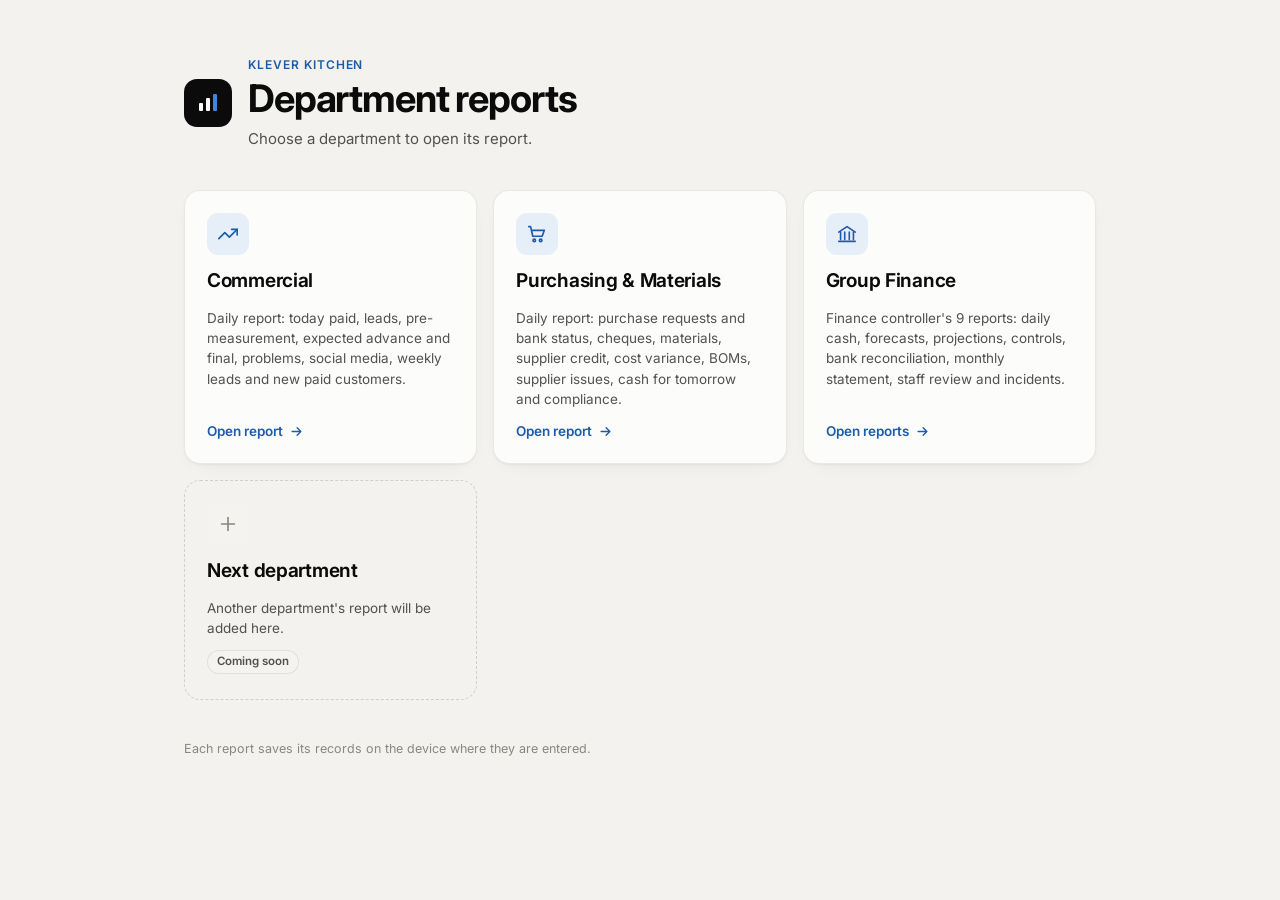
<file: index.html>
<!doctype html>
<html lang="en">
<head>
  <meta charset="utf-8">
  <meta name="viewport" content="width=device-width, initial-scale=1">
  <title>Klever Kitchen Reports</title>
  <meta name="description" content="Department reports for Klever Kitchen.">
  <meta name="robots" content="noindex">
  <link rel="icon" href="data:image/svg+xml,%3Csvg xmlns='http://www.w3.org/2000/svg' viewBox='0 0 32 32'%3E%3Crect width='32' height='32' rx='8' fill='%230b0b0b'/%3E%3Crect x='8' y='17' width='4' height='7' rx='1' fill='%23fff'/%3E%3Crect x='14' y='12' width='4' height='12' rx='1' fill='%23fff'/%3E%3Crect x='20' y='8' width='4' height='16' rx='1' fill='%233987e5'/%3E%3C/svg%3E">
  <link rel="preconnect" href="https://fonts.googleapis.com">
  <link rel="preconnect" href="https://fonts.gstatic.com" crossorigin>
  <link href="https://fonts.googleapis.com/css2?family=Inter:wght@400;500;600;700&display=swap" rel="stylesheet">
  <script>
    try { var t = localStorage.getItem("cr-theme"); if (t === "light" || t === "dark") document.documentElement.setAttribute("data-theme", t); } catch (e) {}
  </script>
  <style>
    :root {
      color-scheme: light;
      --page: #f3f2ee; --surface: #fcfcfb; --surface-2: #f4f3ef;
      --ink: #0b0b0b; --ink-2: #52514e; --muted: #898781;
      --border: rgba(11, 11, 11, 0.08); --border-strong: rgba(11, 11, 11, 0.15);
      --accent: #2a78d6; --accent-ink: #1c5cab; --accent-soft: rgba(42, 120, 214, 0.1);
      --shadow: 0 1px 2px rgba(20, 20, 10, 0.04), 0 6px 20px -12px rgba(20, 20, 10, 0.12);
    }
    @media (prefers-color-scheme: dark) {
      :root:not([data-theme="light"]) {
        color-scheme: dark;
        --page: #0d0d0d; --surface: #1a1a19; --surface-2: #222221;
        --ink: #ffffff; --ink-2: #c3c2b7; --muted: #898781;
        --border: rgba(255, 255, 255, 0.08); --border-strong: rgba(255, 255, 255, 0.16);
        --accent: #3987e5; --accent-ink: #86b6ef; --accent-soft: rgba(57, 135, 229, 0.16);
        --shadow: 0 1px 2px rgba(0, 0, 0, 0.3);
      }
    }
    :root[data-theme="dark"] {
      color-scheme: dark;
      --page: #0d0d0d; --surface: #1a1a19; --surface-2: #222221;
      --ink: #ffffff; --ink-2: #c3c2b7; --muted: #898781;
      --border: rgba(255, 255, 255, 0.08); --border-strong: rgba(255, 255, 255, 0.16);
      --accent: #3987e5; --accent-ink: #86b6ef; --accent-soft: rgba(57, 135, 229, 0.16);
      --shadow: 0 1px 2px rgba(0, 0, 0, 0.3);
    }
    *, *::before, *::after { box-sizing: border-box; }
    body {
      margin: 0; min-height: 100vh;
      background: var(--page); color: var(--ink);
      font: 15px/1.5 "Inter", system-ui, -apple-system, "Segoe UI", Roboto, sans-serif;
      -webkit-font-smoothing: antialiased;
    }
    .wrap { max-width: 960px; margin: 0 auto; padding: 56px 24px 64px; }
    header { display: flex; align-items: center; gap: 16px; margin-bottom: 40px; }
    .mark { width: 48px; height: 48px; border-radius: 13px; background: var(--ink); color: var(--surface); display: grid; place-items: center; flex: none; }
    .eyebrow { font-size: 12px; font-weight: 600; letter-spacing: .08em; text-transform: uppercase; color: var(--accent-ink); margin: 0 0 4px; }
    h1 { margin: 0; font-size: clamp(28px, 4vw, 38px); font-weight: 700; letter-spacing: -0.03em; line-height: 1.1; }
    .lede { color: var(--ink-2); margin: 8px 0 0; }
    .grid { display: grid; grid-template-columns: repeat(auto-fill, minmax(260px, 1fr)); gap: 16px; }
    .card {
      display: flex; flex-direction: column; gap: 12px;
      padding: 22px; min-height: 220px;
      background: var(--surface); border: 1px solid var(--border); border-radius: 16px; box-shadow: var(--shadow);
      color: inherit; text-decoration: none;
      transition: border-color .15s, box-shadow .15s, transform .15s;
    }
    a.card:hover { border-color: var(--accent); box-shadow: 0 0 0 3px var(--accent-soft), var(--shadow); }
    a.card:focus-visible { outline: 2px solid var(--accent); outline-offset: 3px; }
    .icon { width: 42px; height: 42px; border-radius: 11px; display: grid; place-items: center; background: var(--accent-soft); color: var(--accent-ink); }
    .icon svg { width: 22px; height: 22px; fill: none; stroke: currentColor; stroke-width: 1.8; stroke-linecap: round; stroke-linejoin: round; }
    .card h2 { margin: 0; font-size: 19px; font-weight: 650; letter-spacing: -0.015em; }
    .card p { margin: 0; color: var(--ink-2); font-size: 13.5px; }
    .open { margin-top: auto; font-size: 13.5px; font-weight: 600; color: var(--accent-ink); display: inline-flex; align-items: center; gap: 6px; }
    .open svg { width: 15px; height: 15px; fill: none; stroke: currentColor; stroke-width: 2.2; stroke-linecap: round; stroke-linejoin: round; }
    .card.soon { background: transparent; box-shadow: none; border-style: dashed; border-color: var(--border-strong); }
    .card.soon .icon { background: var(--surface-2); color: var(--muted); }
    .tag { align-self: flex-start; font-size: 11.5px; font-weight: 600; color: var(--ink-2); background: var(--surface-2); border: 1px solid var(--border); padding: 2px 9px; border-radius: 999px; }
    footer { margin-top: 40px; color: var(--muted); font-size: 12.5px; }
    @media (max-width: 560px) { .wrap { padding: 32px 16px 48px; } header { margin-bottom: 28px; } }
  </style>
</head>
<body>
  <div class="wrap">
    <header>
      <span class="mark" aria-hidden="true">
        <svg viewBox="0 0 24 24" width="24" height="24"><rect x="3" y="12" width="4" height="8" rx="1" fill="currentColor"/><rect x="10" y="7" width="4" height="13" rx="1" fill="currentColor"/><rect x="17" y="3" width="4" height="17" rx="1" fill="#3987e5"/></svg>
      </span>
      <div>
        <p class="eyebrow">Klever Kitchen</p>
        <h1>Department reports</h1>
        <p class="lede">Choose a department to open its report.</p>
      </div>
    </header>

    <main class="grid">
      <a class="card" href="commercial/">
        <span class="icon" aria-hidden="true"><svg viewBox="0 0 24 24"><path d="m22 7-8.5 8.5-5-5L2 17"/><path d="M16 7h6v6"/></svg></span>
        <h2>Commercial</h2>
        <p>Daily report: today paid, leads, pre-measurement, expected advance and final, problems, social media, weekly leads and new paid customers.</p>
        <span class="open">Open report <svg viewBox="0 0 24 24" aria-hidden="true"><path d="M5 12h14M13 6l6 6-6 6"/></svg></span>
      </a>

      <a class="card" href="https://ewkena2-ops.github.io/purchasing-report/">
        <span class="icon" aria-hidden="true"><svg viewBox="0 0 24 24"><path d="M3 4h2l2.4 10.5h10.2L20 8H6.2"/><circle cx="9" cy="19" r="1.4"/><circle cx="16" cy="19" r="1.4"/></svg></span>
        <h2>Purchasing &amp; Materials</h2>
        <p>Daily report: purchase requests and bank status, cheques, materials, supplier credit, cost variance, BOMs, supplier issues, cash for tomorrow and compliance.</p>
        <span class="open">Open report <svg viewBox="0 0 24 24" aria-hidden="true"><path d="M5 12h14M13 6l6 6-6 6"/></svg></span>
      </a>

      <a class="card" href="https://ewkena2-ops.github.io/finance-report/">
        <span class="icon" aria-hidden="true"><svg viewBox="0 0 24 24"><path d="M3 10 12 4l9 6"/><path d="M5 10v8M9.5 10v8M14.5 10v8M19 10v8M3 20h18"/></svg></span>
        <h2>Group Finance</h2>
        <p>Finance controller's 9 reports: daily cash, forecasts, projections, controls, bank reconciliation, monthly statement, staff review and incidents.</p>
        <span class="open">Open reports <svg viewBox="0 0 24 24" aria-hidden="true"><path d="M5 12h14M13 6l6 6-6 6"/></svg></span>
      </a>

      <div class="card soon">
        <span class="icon" aria-hidden="true"><svg viewBox="0 0 24 24"><path d="M12 5v14M5 12h14"/></svg></span>
        <h2>Next department</h2>
        <p>Another department's report will be added here.</p>
        <span class="tag">Coming soon</span>
      </div>
    </main>

    <footer>Each report saves its records on the device where they are entered.</footer>
  </div>
</body>
</html>
</file>
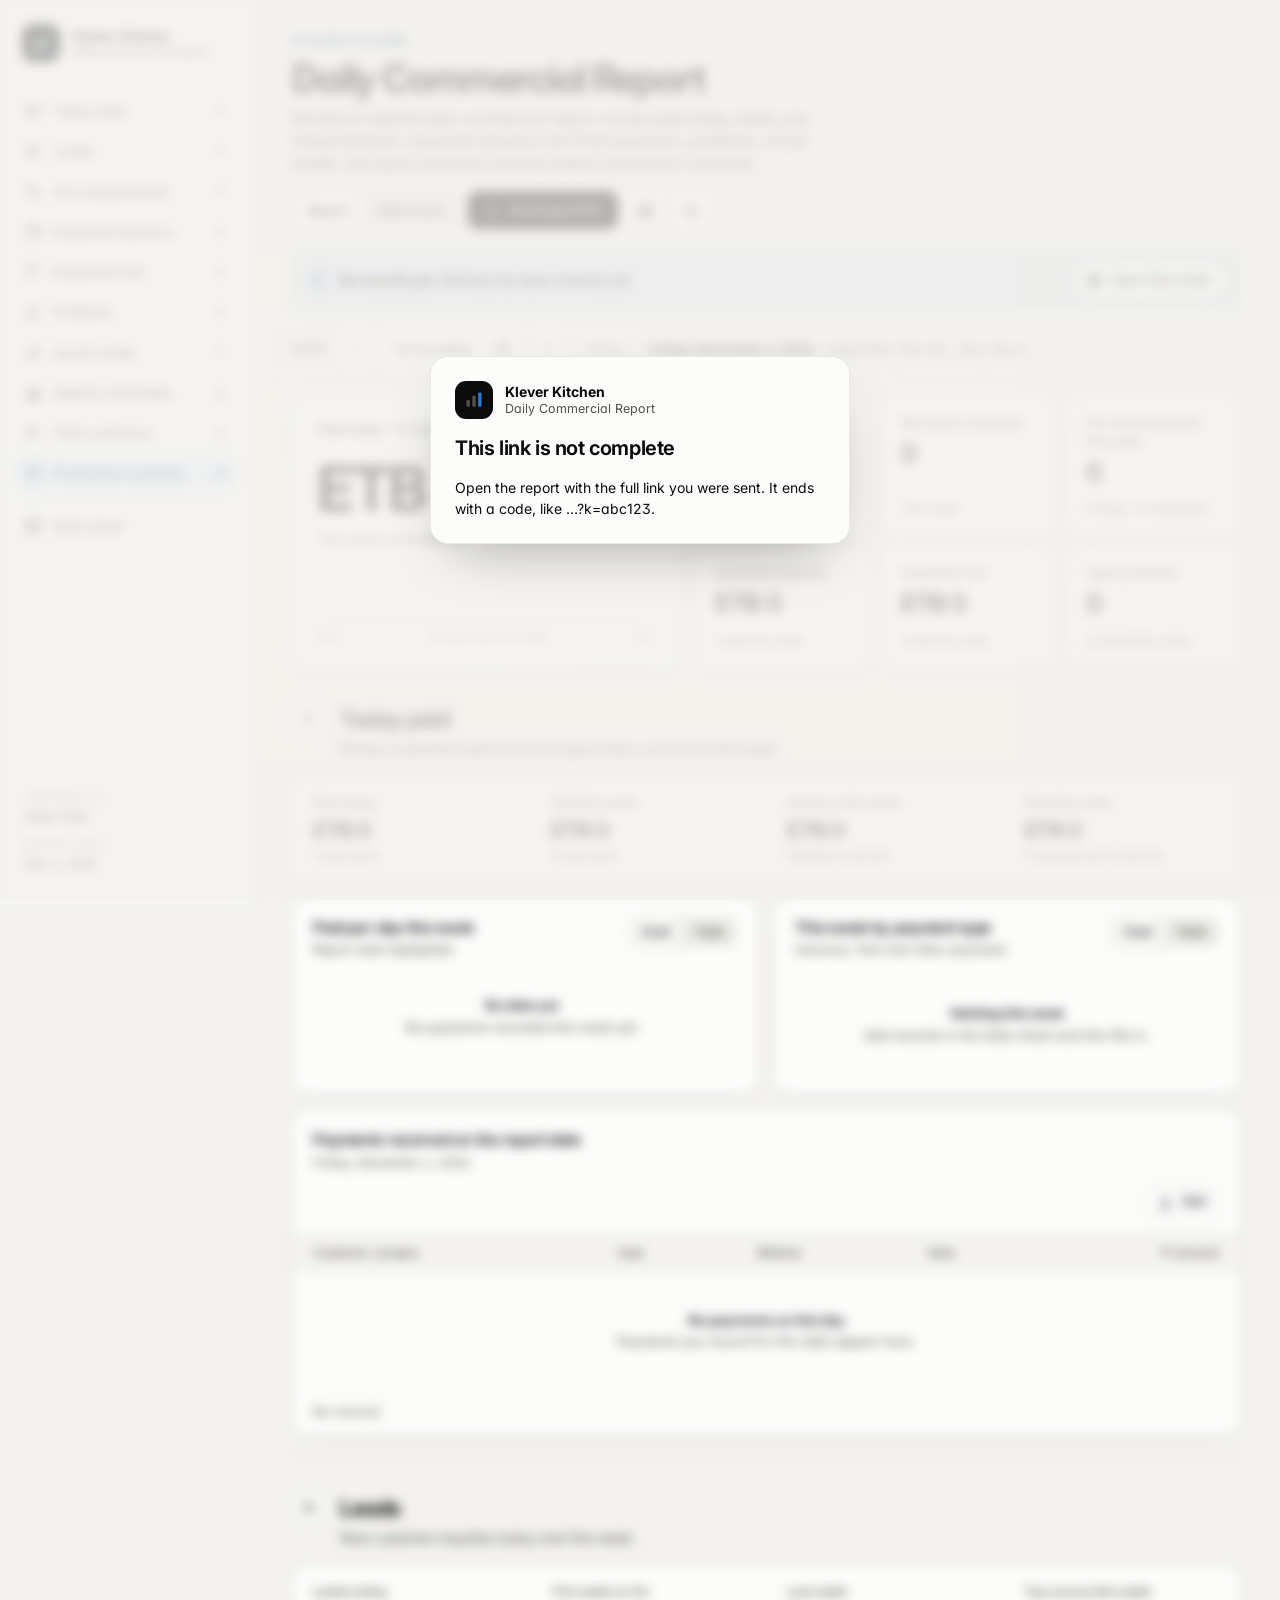
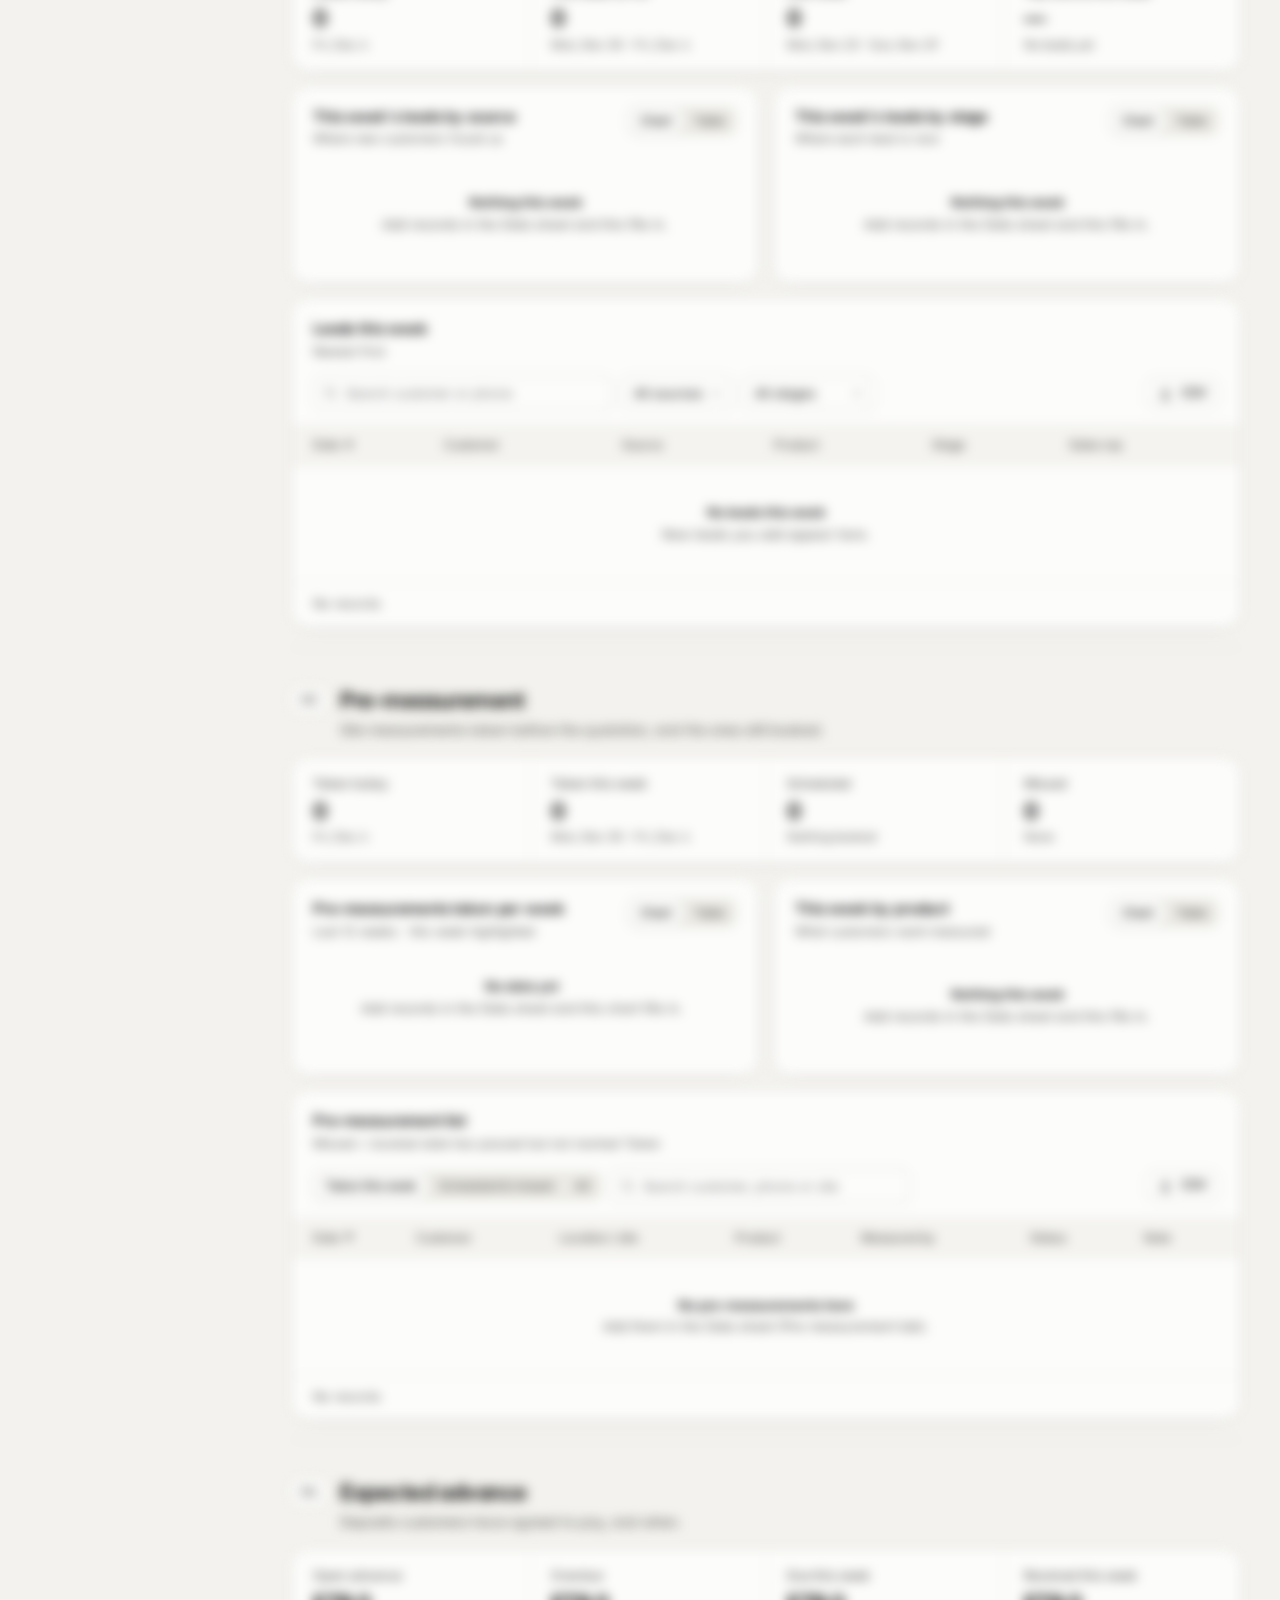
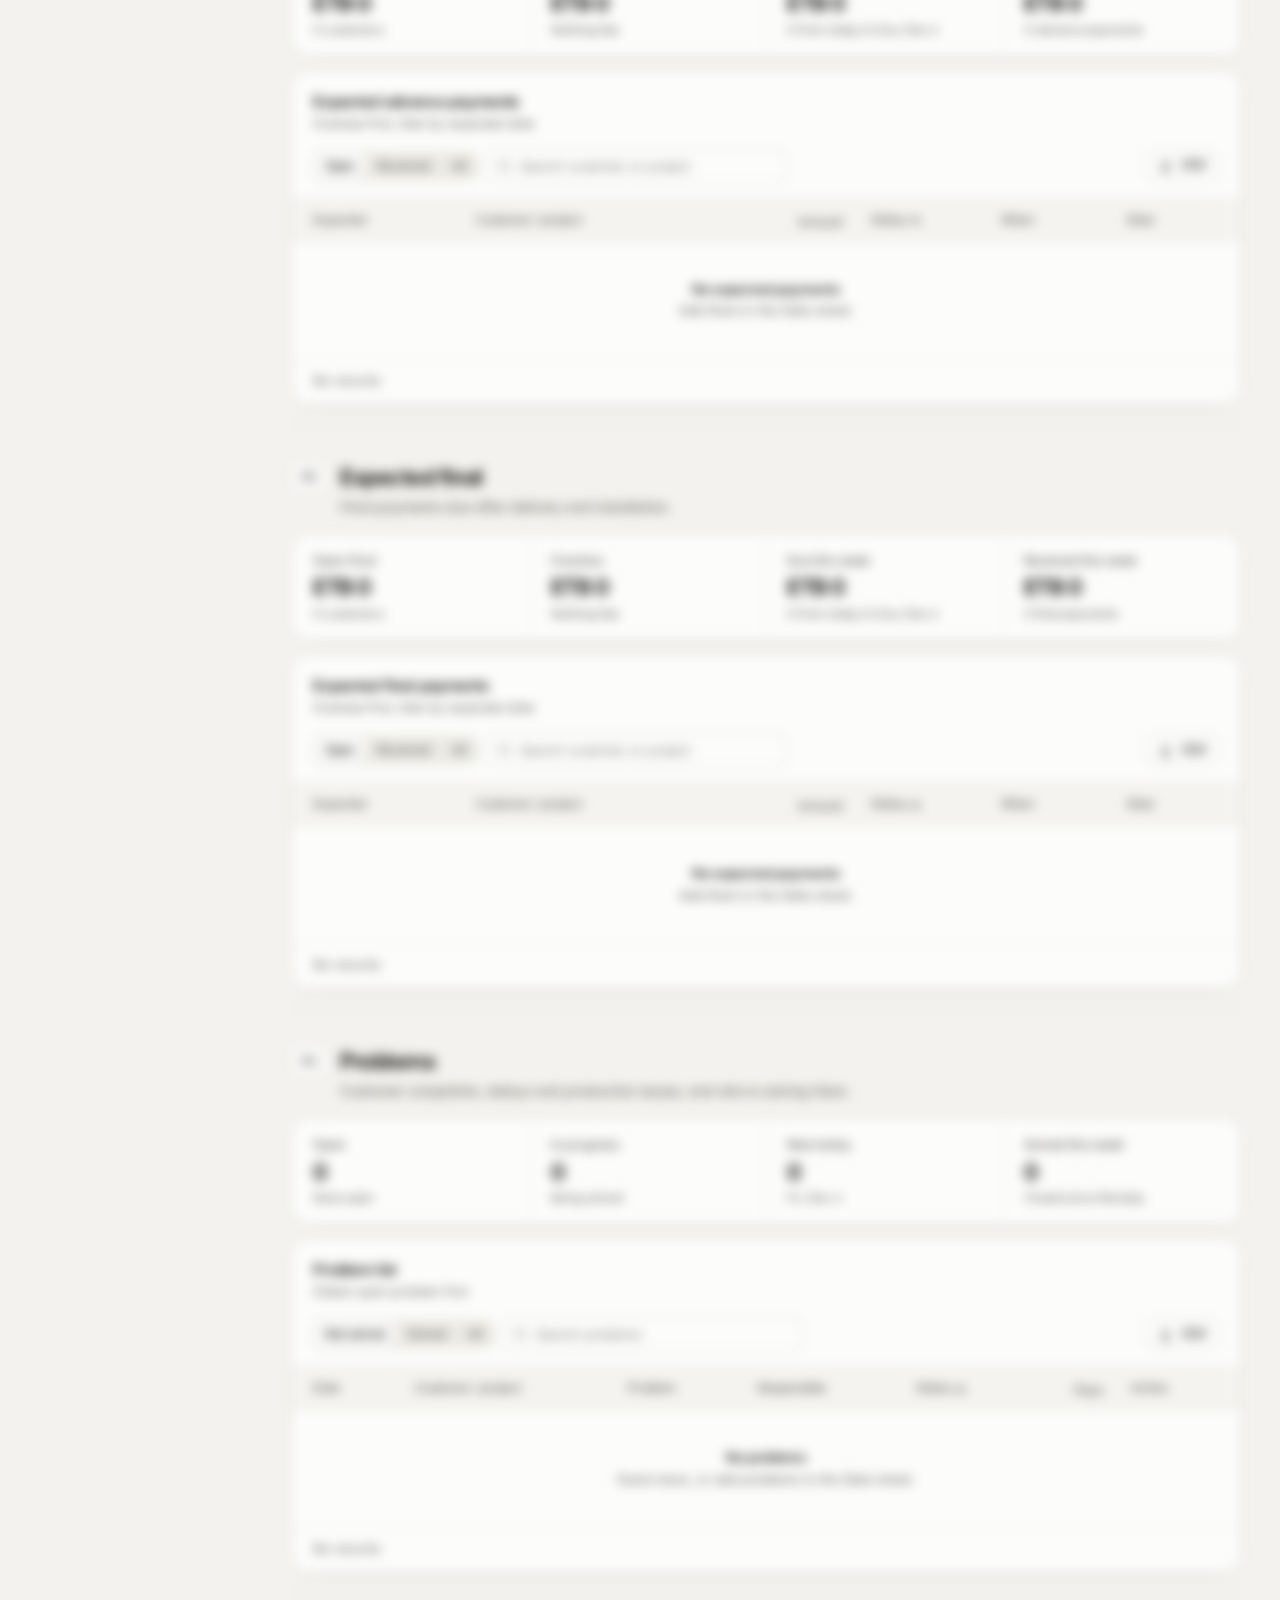
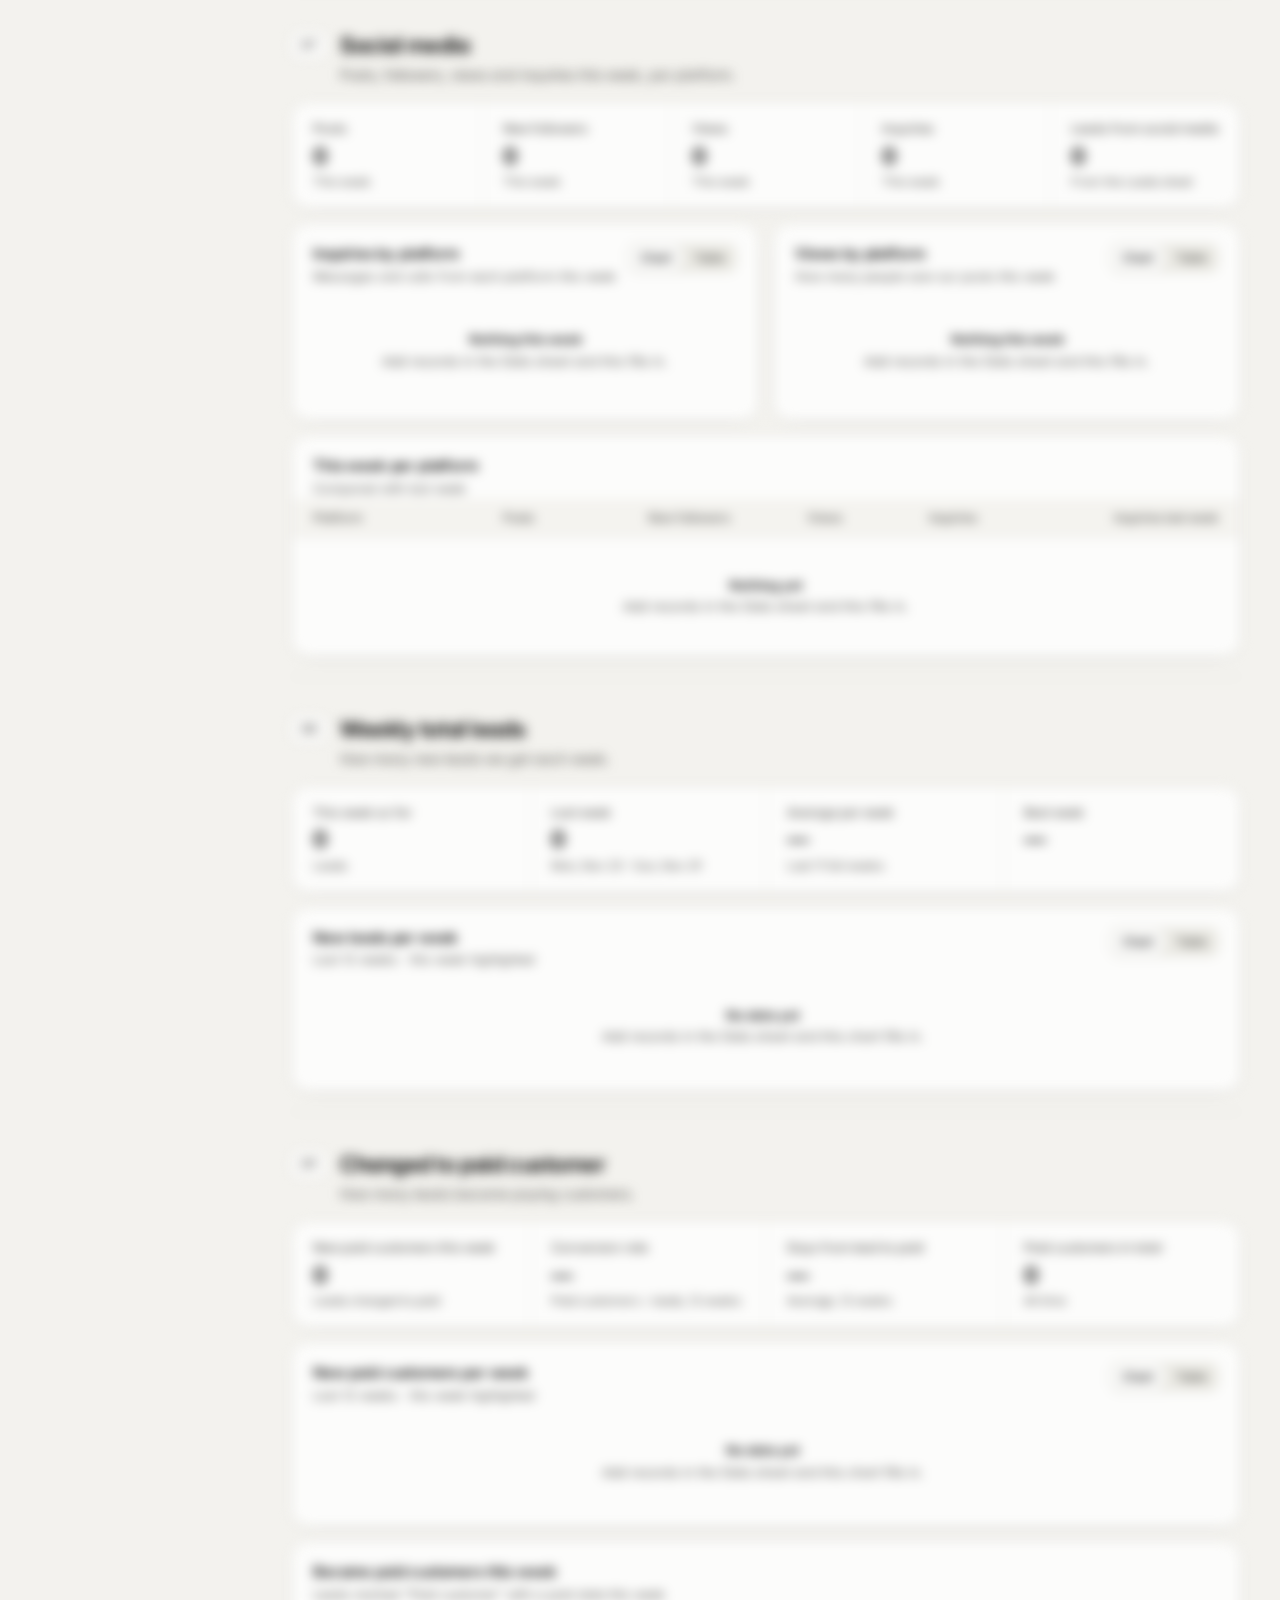
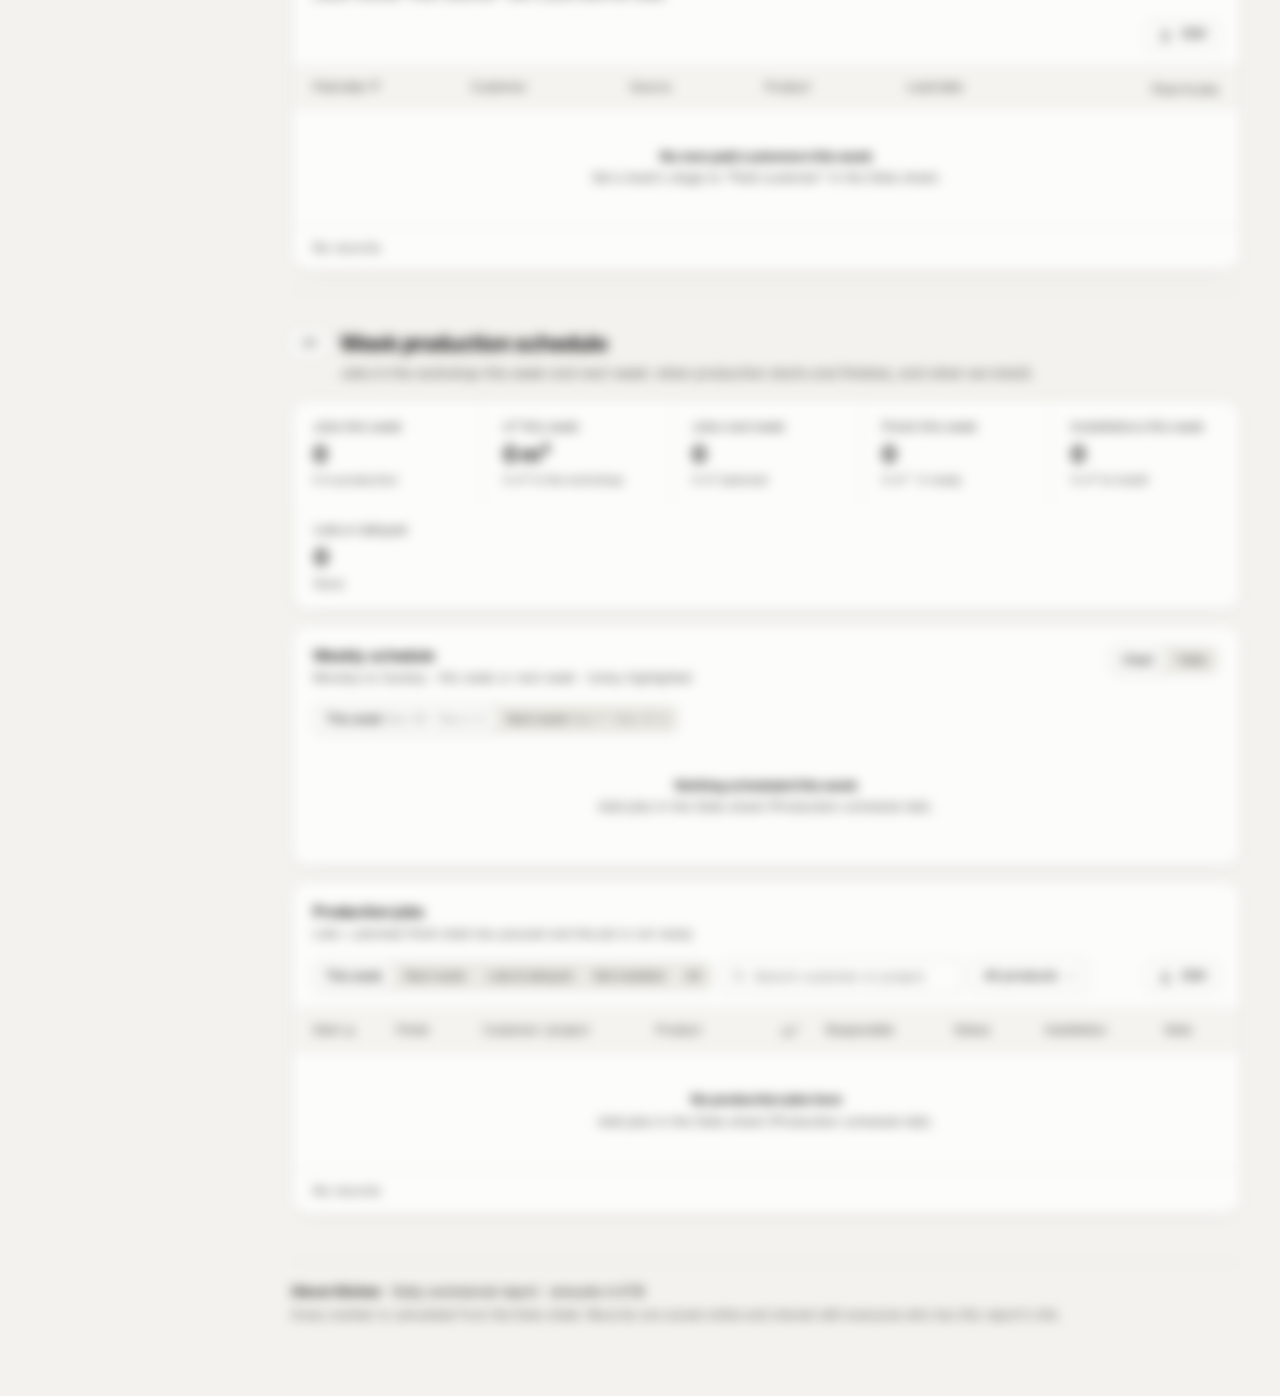
<file: commercial/index.html>
<!doctype html>
<html lang="en">
<head>
  <meta charset="utf-8">
  <meta name="viewport" content="width=device-width, initial-scale=1">
  <title>Daily Commercial Report</title>
  <meta name="description" content="Daily commercial report: payments today, leads, pre-measurements, expected advance and final payments, problems, social media and conversion.">
  <link rel="icon" href="data:image/svg+xml,%3Csvg xmlns='http://www.w3.org/2000/svg' viewBox='0 0 32 32'%3E%3Crect width='32' height='32' rx='8' fill='%230b0b0b'/%3E%3Crect x='8' y='17' width='4' height='7' rx='1' fill='%23fff'/%3E%3Crect x='14' y='12' width='4' height='12' rx='1' fill='%23fff'/%3E%3Crect x='20' y='8' width='4' height='16' rx='1' fill='%233987e5'/%3E%3C/svg%3E">
  <link rel="preconnect" href="https://fonts.googleapis.com">
  <link rel="preconnect" href="https://fonts.gstatic.com" crossorigin>
  <link href="https://fonts.googleapis.com/css2?family=Inter:wght@400;500;600;700&display=swap" rel="stylesheet">
  <link rel="stylesheet" href="styles.css">
  <script>
    try { var t = localStorage.getItem("cr-theme"); if (t === "light" || t === "dark") document.documentElement.setAttribute("data-theme", t); } catch (e) {}
  </script>
</head>
<body>
  <a class="skip-link" href="#content">Skip to report</a>

  <div class="app">
    <aside class="sidebar" aria-label="Report sections">
      <div class="brand">
        <span class="brand-mark" aria-hidden="true">
          <svg viewBox="0 0 24 24" width="20" height="20"><rect x="3" y="12" width="4" height="8" rx="1" fill="currentColor"/><rect x="10" y="7" width="4" height="13" rx="1" fill="currentColor"/><rect x="17" y="3" width="4" height="17" rx="1" fill="var(--c-in)"/></svg>
        </span>
        <div class="brand-text">
          <strong id="company-name">Company</strong>
          <span>Daily commercial report</span>
        </div>
      </div>

      <nav class="nav" id="nav">
        <a href="#paid" data-icon="cash">Today paid</a>
        <a href="#leads" data-icon="leads">Leads</a>
        <a href="#measure" data-icon="ruler">Pre-measurement</a>
        <a href="#advance" data-icon="arrowInBox">Expected advance</a>
        <a href="#final" data-icon="flag">Expected final</a>
        <a href="#problems" data-icon="alertTri">Problems</a>
        <a href="#social" data-icon="megaphone">Social media</a>
        <a href="#weekly-leads" data-icon="bars">Weekly total leads</a>
        <a href="#converted" data-icon="userCheck">Paid customers</a>
        <a href="#production" data-icon="calendar">Production schedule</a>
        <a href="#sheet" data-icon="sheet" class="nav-sheet">Data sheet</a>
      </nav>

      <div class="sidebar-foot">
        <span class="foot-label">Prepared by</span>
        <span id="prepared-by">—</span>
        <span class="foot-label">Report date</span>
        <span id="as-of">—</span>
      </div>
    </aside>

    <main class="main" id="content">
      <div class="content">
        <header class="topbar">
          <div>
            <p class="eyebrow" id="eyebrow">Company</p>
            <h1>Daily Commercial Report</h1>
            <p class="lede" id="lede"></p>
          </div>
          <div class="topbar-actions">
            <div class="account-chip" id="account-chip" hidden></div>
            <div class="seg view-seg" id="view-seg" role="group" aria-label="View">
              <button type="button" data-view="report" aria-pressed="true">Report</button>
              <button type="button" data-view="sheet" aria-pressed="false">Data sheet</button>
            </div>
            <button class="btn btn-primary" id="pdf-btn" type="button" title="Download this report as a PDF file">
              <svg viewBox="0 0 24 24" aria-hidden="true"><path d="M12 3v12M7 10l5 5 5-5M5 21h14"/></svg>
              <span>Download PDF</span>
            </button>
            <button class="icon-btn" id="print-btn" type="button" aria-label="Print" title="Print">
              <svg viewBox="0 0 24 24" aria-hidden="true"><path d="M6 9V3h12v6M6 18H4a2 2 0 0 1-2-2v-5a2 2 0 0 1 2-2h16a2 2 0 0 1 2 2v5a2 2 0 0 1-2 2h-2M6 14h12v7H6z"/></svg>
            </button>
            <button class="icon-btn" id="theme-btn" type="button" aria-label="Switch colour theme">
              <svg class="i-moon" viewBox="0 0 24 24" aria-hidden="true"><path d="M21 12.8A9 9 0 1 1 11.2 3a7 7 0 0 0 9.8 9.8z"/></svg>
              <svg class="i-sun" viewBox="0 0 24 24" aria-hidden="true"><circle cx="12" cy="12" r="4"/><path d="M12 2v2M12 20v2M4.9 4.9l1.4 1.4M17.7 17.7l1.4 1.4M2 12h2M20 12h2M4.9 19.1l1.4-1.4M17.7 6.3l1.4-1.4"/></svg>
            </button>
          </div>
        </header>

        <div class="notice report-only" id="data-banner" hidden></div>

        <div class="filterbar report-only" role="toolbar" aria-label="Report date">
          <span class="filter-label">Date</span>
          <div class="date-nav">
            <button class="icon-btn sm" id="day-prev" type="button" aria-label="Previous day"><svg viewBox="0 0 24 24" aria-hidden="true"><path d="m15 18-6-6 6-6"/></svg></button>
            <label class="sr-only" for="report-date">Report date</label>
            <input class="input date-input" type="date" id="report-date">
            <button class="icon-btn sm" id="day-next" type="button" aria-label="Next day"><svg viewBox="0 0 24 24" aria-hidden="true"><path d="m9 18 6-6-6-6"/></svg></button>
          </div>
          <button class="btn btn-sm" id="day-today" type="button">Today</button>
          <span class="filter-note" id="filter-note"></span>
        </div>

        <!-- AT A GLANCE -->
        <div class="overview-top report-only glance">
          <article class="card hero" id="hero"></article>
          <div class="tiles" id="kpi-tiles"></div>
        </div>

        <!-- 01 TODAY PAID -->
        <section class="section report-only" id="paid" aria-labelledby="h-paid">
          <div class="section-head"><span class="section-num">01</span><div><h2 id="h-paid">Today paid</h2><p>Money customers paid us on the report date, and so far this week.</p></div></div>
          <div class="card stat-strip" id="paid-stats"></div>
          <div class="grid grid-2">
            <article class="card chart-card" data-chart="paidDays" data-title="Paid per day this week" data-sub="Report date highlighted"></article>
            <article class="card chart-card" data-chart="paidTypes" data-title="This week by payment type" data-sub="Advance, final and other payments" data-hb></article>
          </div>
          <article class="card table-card"><header class="card-head"><div><h3>Payments received on the report date</h3><p class="card-sub" id="paid-table-sub"></p></div></header><div id="paid-table"></div></article>
        </section>

        <!-- 02 LEADS -->
        <section class="section report-only" id="leads" aria-labelledby="h-leads">
          <div class="section-head"><span class="section-num">02</span><div><h2 id="h-leads">Leads</h2><p>New customer inquiries today and this week.</p></div></div>
          <div class="card stat-strip" id="leads-stats"></div>
          <div class="grid grid-2">
            <article class="card chart-card" data-chart="leadSources" data-title="This week's leads by source" data-sub="Where new customers found us" data-hb></article>
            <article class="card chart-card" data-chart="leadStages" data-title="This week's leads by stage" data-sub="Where each lead is now" data-hb></article>
          </div>
          <article class="card table-card"><header class="card-head"><div><h3>Leads this week</h3><p class="card-sub">Newest first</p></div></header><div id="leads-table"></div></article>
        </section>

        <!-- 03 PRE-MEASUREMENT -->
        <section class="section report-only" id="measure" aria-labelledby="h-measure">
          <div class="section-head"><span class="section-num">03</span><div><h2 id="h-measure">Pre-measurement</h2><p>Site measurements taken before the quotation, and the ones still booked.</p></div></div>
          <div class="card stat-strip" id="measure-stats"></div>
          <div class="grid grid-2">
            <article class="card chart-card" data-chart="measWeeks" data-title="Pre-measurements taken per week" data-sub="Last 12 weeks · this week highlighted"></article>
            <article class="card chart-card" data-chart="measProducts" data-title="This week by product" data-sub="What customers want measured" data-hb></article>
          </div>
          <article class="card table-card"><header class="card-head"><div><h3>Pre-measurement list</h3><p class="card-sub">Missed = booked date has passed but not marked Taken</p></div></header><div id="measure-table"></div></article>
        </section>

        <!-- 04 EXPECTED ADVANCE -->
        <section class="section report-only" id="advance" aria-labelledby="h-advance">
          <div class="section-head"><span class="section-num">04</span><div><h2 id="h-advance">Expected advance</h2><p>Deposits customers have agreed to pay, and when.</p></div></div>
          <div class="card stat-strip" id="advance-stats"></div>
          <article class="card table-card"><header class="card-head"><div><h3>Expected advance payments</h3><p class="card-sub">Overdue first, then by expected date</p></div></header><div id="advance-table"></div></article>
        </section>

        <!-- 05 EXPECTED FINAL -->
        <section class="section report-only" id="final" aria-labelledby="h-final">
          <div class="section-head"><span class="section-num">05</span><div><h2 id="h-final">Expected final</h2><p>Final payments due after delivery and installation.</p></div></div>
          <div class="card stat-strip" id="final-stats"></div>
          <article class="card table-card"><header class="card-head"><div><h3>Expected final payments</h3><p class="card-sub">Overdue first, then by expected date</p></div></header><div id="final-table"></div></article>
        </section>

        <!-- 06 PROBLEMS -->
        <section class="section report-only" id="problems" aria-labelledby="h-problems">
          <div class="section-head"><span class="section-num">06</span><div><h2 id="h-problems">Problems</h2><p>Customer complaints, delays and production issues, and who is solving them.</p></div></div>
          <div class="card stat-strip" id="problem-stats"></div>
          <article class="card table-card"><header class="card-head"><div><h3>Problem list</h3><p class="card-sub">Oldest open problem first</p></div></header><div id="problem-table"></div></article>
        </section>

        <!-- 07 SOCIAL MEDIA -->
        <section class="section report-only" id="social" aria-labelledby="h-social">
          <div class="section-head"><span class="section-num">07</span><div><h2 id="h-social">Social media</h2><p>Posts, followers, views and inquiries this week, per platform.</p></div></div>
          <div class="card stat-strip" id="social-stats"></div>
          <div class="grid grid-2">
            <article class="card chart-card" data-chart="socialInq" data-title="Inquiries by platform" data-sub="Messages and calls from each platform this week" data-hb></article>
            <article class="card chart-card" data-chart="socialViews" data-title="Views by platform" data-sub="How many people saw our posts this week" data-hb></article>
          </div>
          <article class="card table-card"><header class="card-head"><div><h3>This week per platform</h3><p class="card-sub">Compared with last week</p></div></header><div id="social-table"></div></article>
        </section>

        <!-- 08 WEEKLY TOTAL LEADS -->
        <section class="section report-only" id="weekly-leads" aria-labelledby="h-weekly-leads">
          <div class="section-head"><span class="section-num">08</span><div><h2 id="h-weekly-leads">Weekly total leads</h2><p>How many new leads we get each week.</p></div></div>
          <div class="card stat-strip" id="weekly-stats"></div>
          <article class="card chart-card" data-chart="leadWeeks" data-title="New leads per week" data-sub="Last 12 weeks · this week highlighted"></article>
        </section>

        <!-- 09 CHANGED TO PAID CUSTOMER -->
        <section class="section report-only" id="converted" aria-labelledby="h-converted">
          <div class="section-head"><span class="section-num">09</span><div><h2 id="h-converted">Changed to paid customer</h2><p>How many leads became paying customers.</p></div></div>
          <div class="card stat-strip" id="convert-stats"></div>
          <article class="card chart-card" data-chart="convertWeeks" data-title="New paid customers per week" data-sub="Last 12 weeks · this week highlighted"></article>
          <article class="card table-card"><header class="card-head"><div><h3>Became paid customers this week</h3><p class="card-sub">Leads marked "Paid customer" with a paid date this week</p></div></header><div id="convert-table"></div></article>
        </section>

        <!-- 10 WEEK PRODUCTION SCHEDULE -->
        <section class="section report-only" id="production" aria-labelledby="h-production">
          <div class="section-head"><span class="section-num">10</span><div><h2 id="h-production">Week production schedule</h2><p>Jobs in the workshop this week and next week: when production starts and finishes, and when we install.</p></div></div>
          <div class="card stat-strip" id="prod-stats"></div>
          <article class="card chart-card" data-chart="prodWeek" data-title="Weekly schedule" data-sub="Monday to Sunday · this week or next week · today highlighted"></article>
          <article class="card table-card"><header class="card-head"><div><h3>Production jobs</h3><p class="card-sub">Late = planned finish date has passed and the job is not ready</p></div></header><div id="prod-table"></div></article>
        </section>

        <!-- DATA SHEET -->
        <section class="sheet-view" id="sheet" aria-labelledby="h-sheet">
          <div class="section-head">
            <span class="section-num">✎</span>
            <div>
              <h2 id="h-sheet">Data sheet</h2>
              <p>Type, paste or import your records here, like a spreadsheet. The report is calculated from this sheet.</p>
            </div>
          </div>

          <div class="notice" id="sheet-notice"></div>

          <div class="sheet-bar">
            <div class="seg sheet-tabs" id="sheet-tabs" role="tablist" aria-label="Sheets"></div>
          </div>

          <div class="sheet-actions">
            <button class="btn btn-sm" id="import-btn" type="button"></button>
            <input type="file" id="import-file" accept=".xlsx,.xls,.csv" hidden>
            <button class="btn btn-sm" id="export-xlsx" type="button"></button>
            <button class="btn btn-sm" id="export-js" type="button"></button>
            <span class="dt-spacer"></span>
            <button class="btn btn-sm btn-ghost" id="load-example" type="button">Try example data</button>
            <button class="btn btn-sm btn-ghost danger" id="clear-all" type="button">Start empty</button>
          </div>

          <article class="card sheet-card" id="sheet-body"></article>
        </section>

        <footer class="page-foot">
          <p><strong id="foot-company">Company</strong> · Daily commercial report · <span id="foot-period"></span></p>
          <p class="muted" id="foot-note"></p>
        </footer>
      </div>
    </main>
  </div>

  <div id="tooltip" hidden></div>
  <div class="toast" id="toast" role="status" hidden></div>

  <div class="auth" id="auth" hidden></div>

  <script src="data.js"></script>
  <script src="config.js"></script>
  <script src="app.js"></script>
</body>
</html>
</file>
<file: commercial/styles.css>
/* ==========================================================================
   Commercial Report — styles
   Colour roles are tokens; dark mode redefines the same roles.
   ========================================================================== */

:root {
  color-scheme: light;
  --page: #f3f2ee;
  --surface: #fcfcfb;
  --surface-2: #f4f3ef;
  --surface-3: #ebeae4;
  --ink: #0b0b0b;
  --ink-2: #52514e;
  --muted: #898781;
  --grid: #e7e6e0;
  --axis: #c3c2b7;
  --border: rgba(11, 11, 11, 0.08);
  --border-strong: rgba(11, 11, 11, 0.15);
  --shadow: 0 1px 2px rgba(20, 20, 10, 0.04), 0 6px 20px -12px rgba(20, 20, 10, 0.12);
  --band: #f0efea;
  --hover-wash: rgba(11, 11, 11, 0.035);

  /* data colours: blue = money / volume in, orange = money out */
  --c-in: #2a78d6;
  --c-out: #eb6834;
  --c-in-track: #cde2fb;
  --c-muted: #c9c8c0;

  --accent: #2a78d6;
  --accent-ink: #1c5cab;
  --accent-soft: rgba(42, 120, 214, 0.1);

  /* status (fixed) */
  --good: #0ca30c;
  --warning: #fab219;
  --serious: #ec835a;
  --critical: #d03b3b;
  --good-text: #006300;
  --bad-text: #b3261e;

  --radius: 16px;
  --radius-sm: 10px;
  --font: "Inter", system-ui, -apple-system, "Segoe UI", Roboto, sans-serif;
  --mono: ui-monospace, "SF Mono", "Cascadia Mono", Consolas, monospace;
}

@media (prefers-color-scheme: dark) {
  :root:not([data-theme="light"]) {
    color-scheme: dark;
    --page: #0d0d0d;
    --surface: #1a1a19;
    --surface-2: #222221;
    --surface-3: #2b2b29;
    --ink: #ffffff;
    --ink-2: #c3c2b7;
    --muted: #898781;
    --grid: #2c2c2a;
    --axis: #383835;
    --border: rgba(255, 255, 255, 0.08);
    --border-strong: rgba(255, 255, 255, 0.16);
    --shadow: 0 1px 2px rgba(0, 0, 0, 0.3);
    --band: #222221;
    --hover-wash: rgba(255, 255, 255, 0.05);
    --c-in: #3987e5;
    --c-out: #d95926;
    --c-in-track: #0d366b;
    --c-muted: #4a4a46;
    --accent: #3987e5;
    --accent-ink: #86b6ef;
    --accent-soft: rgba(57, 135, 229, 0.16);
    --good-text: #0ca30c;
    --bad-text: #f07b7b;
  }
}
:root[data-theme="dark"] {
  color-scheme: dark;
  --page: #0d0d0d;
  --surface: #1a1a19;
  --surface-2: #222221;
  --surface-3: #2b2b29;
  --ink: #ffffff;
  --ink-2: #c3c2b7;
  --muted: #898781;
  --grid: #2c2c2a;
  --axis: #383835;
  --border: rgba(255, 255, 255, 0.08);
  --border-strong: rgba(255, 255, 255, 0.16);
  --shadow: 0 1px 2px rgba(0, 0, 0, 0.3);
  --band: #222221;
  --hover-wash: rgba(255, 255, 255, 0.05);
  --c-in: #3987e5;
  --c-out: #d95926;
  --c-in-track: #0d366b;
  --c-muted: #4a4a46;
  --accent: #3987e5;
  --accent-ink: #86b6ef;
  --accent-soft: rgba(57, 135, 229, 0.16);
  --good-text: #0ca30c;
  --bad-text: #f07b7b;
}

/* ---------- base ---------- */
*, *::before, *::after { box-sizing: border-box; }
[hidden] { display: none !important; }
html { scroll-behavior: smooth; scroll-padding-top: 76px; }
@media (prefers-reduced-motion: reduce) { html { scroll-behavior: auto; } }
body {
  margin: 0;
  background: var(--page);
  color: var(--ink);
  font: 14px/1.5 var(--font);
  -webkit-font-smoothing: antialiased;
  font-feature-settings: "cv11", "ss01";
}
h1, h2, h3, p { margin: 0; }
button, select, input { font: inherit; color: inherit; }
code { font-family: var(--mono); font-size: 0.92em; background: var(--surface-3); padding: 1px 5px; border-radius: 5px; }
svg { display: block; }
:focus-visible { outline: 2px solid var(--accent); outline-offset: 2px; border-radius: 6px; }
.sr-only { position: absolute; width: 1px; height: 1px; overflow: hidden; clip: rect(0 0 0 0); white-space: nowrap; }
.muted { color: var(--ink-2); }
.skip-link { position: absolute; left: 12px; top: -48px; background: var(--ink); color: var(--surface); padding: 8px 12px; border-radius: 8px; z-index: 50; text-decoration: none; }
.skip-link:focus { top: 12px; }

/* ---------- layout ---------- */
.app { display: grid; grid-template-columns: 252px minmax(0, 1fr); min-height: 100vh; }

.sidebar {
  position: sticky; top: 0; height: 100vh;
  display: flex; flex-direction: column; gap: 28px;
  padding: 22px 14px;
  background: var(--surface);
  border-right: 1px solid var(--border);
}
.brand { display: flex; align-items: center; gap: 12px; padding: 2px 8px; }
.brand-mark {
  width: 38px; height: 38px; flex: none;
  display: grid; place-items: center;
  border-radius: 11px; background: var(--ink); color: var(--surface);
}
.brand-text { display: flex; flex-direction: column; line-height: 1.25; min-width: 0; }
.brand-text strong { font-size: 14px; font-weight: 600; letter-spacing: -0.01em; white-space: nowrap; overflow: hidden; text-overflow: ellipsis; }
.brand-text span { font-size: 12px; color: var(--ink-2); }

.back-link {
  display: inline-flex; align-items: center; gap: 6px; margin: -12px 0 -8px 8px;
  font-size: 12.5px; font-weight: 500; color: var(--ink-2); text-decoration: none;
}
.back-link svg { width: 14px; height: 14px; fill: none; stroke: currentColor; stroke-width: 2; stroke-linecap: round; stroke-linejoin: round; }
.back-link:hover { color: var(--accent-ink); }
.nav { display: flex; flex-direction: column; gap: 2px; }
.nav a {
  display: flex; align-items: center; gap: 11px;
  padding: 9px 10px; border-radius: 10px;
  color: var(--ink-2); text-decoration: none; font-weight: 500; font-size: 13.5px;
  transition: background-color .15s, color .15s;
}
.nav a svg { width: 18px; height: 18px; flex: none; fill: none; stroke: currentColor; stroke-width: 1.75; stroke-linecap: round; stroke-linejoin: round; }
.nav a:hover { background: var(--surface-2); color: var(--ink); }
.nav a.active { background: var(--accent-soft); color: var(--accent-ink); }
.nav a .n { margin-left: auto; font-size: 11px; color: var(--muted); font-variant-numeric: tabular-nums; }
.nav a.active .n { color: var(--accent-ink); }

.sidebar-foot {
  margin-top: auto; padding: 14px 10px 4px;
  border-top: 1px solid var(--border);
  display: grid; gap: 2px; font-size: 12.5px;
}
.foot-label { font-size: 11px; color: var(--muted); text-transform: uppercase; letter-spacing: .06em; margin-top: 8px; }
.foot-label:first-child { margin-top: 0; }

.main { min-width: 0; }
.content { max-width: 1240px; margin: 0 auto; padding: 32px 40px 72px; }

/* ---------- top bar & filters ---------- */
.topbar { display: flex; justify-content: space-between; align-items: flex-end; gap: 24px; margin-bottom: 22px; }
.eyebrow { font-size: 12px; font-weight: 600; color: var(--accent-ink); text-transform: uppercase; letter-spacing: .08em; margin-bottom: 8px; }
.topbar h1 { font-size: clamp(28px, 3.4vw, 38px); font-weight: 700; letter-spacing: -0.03em; line-height: 1.1; }
.lede { color: var(--ink-2); margin-top: 8px; font-size: 15px; max-width: 60ch; }
.topbar-actions { display: flex; gap: 8px; flex: none; }

.btn, .icon-btn {
  display: inline-flex; align-items: center; justify-content: center; gap: 8px;
  height: 38px; padding: 0 14px;
  border: 1px solid var(--border-strong); border-radius: var(--radius-sm);
  background: var(--surface); color: var(--ink);
  font-weight: 500; font-size: 13.5px; cursor: pointer;
  transition: background-color .15s, border-color .15s;
}
.icon-btn { width: 38px; padding: 0; }
.btn:hover, .icon-btn:hover { background: var(--surface-2); }
.btn svg, .icon-btn svg { width: 17px; height: 17px; fill: none; stroke: currentColor; stroke-width: 1.8; stroke-linecap: round; stroke-linejoin: round; }
.btn-sm { height: 32px; padding: 0 11px; font-size: 12.5px; }
.btn-sm svg { width: 15px; height: 15px; }
.i-sun { display: none; }
:root[data-theme="dark"] .i-sun { display: block; }
:root[data-theme="dark"] .i-moon { display: none; }
@media (prefers-color-scheme: dark) {
  :root:not([data-theme="light"]) .i-sun { display: block; }
  :root:not([data-theme="light"]) .i-moon { display: none; }
}

.filterbar {
  position: sticky; top: 0; z-index: 15;
  display: flex; flex-wrap: wrap; align-items: center; gap: 10px;
  margin: 0 -12px 8px; padding: 12px;
  background: color-mix(in srgb, var(--page) 86%, transparent);
  backdrop-filter: saturate(1.4) blur(10px);
  -webkit-backdrop-filter: saturate(1.4) blur(10px);
}
.filter-label { font-size: 12px; font-weight: 600; color: var(--ink-2); text-transform: uppercase; letter-spacing: .06em; margin-right: 2px; }
.filter-note { font-size: 13px; color: var(--ink-2); margin-left: 4px; }
.filter-note strong { color: var(--ink); font-weight: 600; }

.seg {
  display: inline-flex; gap: 2px; padding: 3px;
  background: var(--surface-3); border-radius: 11px;
}
.seg button {
  border: 0; background: transparent; color: var(--ink-2);
  font-weight: 500; font-size: 13px;
  padding: 6px 13px; border-radius: 8px; cursor: pointer; white-space: nowrap;
  transition: background-color .15s, color .15s;
}
.seg button:hover { color: var(--ink); }
.seg button[aria-pressed="true"] { background: var(--surface); color: var(--ink); box-shadow: 0 1px 2px rgba(0,0,0,.08), 0 0 0 1px var(--border); }
.seg-sm { padding: 2px; border-radius: 9px; }
.seg-sm button { font-size: 12px; padding: 4px 10px; border-radius: 7px; }

.select, .input {
  height: 36px; padding: 0 12px;
  border: 1px solid var(--border-strong); border-radius: var(--radius-sm);
  background: var(--surface); color: var(--ink); font-size: 13px;
}
.select { padding-right: 30px; appearance: none; cursor: pointer;
  background-image: url("data:image/svg+xml,%3Csvg xmlns='http://www.w3.org/2000/svg' viewBox='0 0 24 24' fill='none' stroke='%23898781' stroke-width='2' stroke-linecap='round' stroke-linejoin='round'%3E%3Cpath d='m6 9 6 6 6-6'/%3E%3C/svg%3E");
  background-repeat: no-repeat; background-position: right 9px center; background-size: 15px;
}
.select.active { border-color: var(--accent); box-shadow: 0 0 0 3px var(--accent-soft); }

/* ---------- sections ---------- */
.section { padding-top: 36px; }
.section + .section { margin-top: 20px; border-top: 1px solid var(--border); }
.section-head { display: flex; align-items: flex-start; gap: 14px; margin-bottom: 18px; }
.section-num {
  flex: none; margin-top: 3px;
  font-size: 12px; font-weight: 600; font-variant-numeric: tabular-nums;
  color: var(--ink-2); background: var(--surface); border: 1px solid var(--border);
  padding: 3px 8px; border-radius: 7px;
}
.section-head h2 { font-size: 22px; font-weight: 650; letter-spacing: -0.02em; }
.section-head p { color: var(--ink-2); margin-top: 2px; }
.section > * + * { margin-top: 16px; }
.section > .section-head + * { margin-top: 0; }

.grid { display: grid; gap: 16px; }
.grid-2 { grid-template-columns: repeat(2, minmax(0, 1fr)); }

/* ---------- cards ---------- */
.card {
  background: var(--surface);
  border: 1px solid var(--border);
  border-radius: var(--radius);
  box-shadow: var(--shadow);
  min-width: 0;
}
.card-head { display: flex; justify-content: space-between; align-items: flex-start; gap: 12px; padding: 18px 20px 0; }
.card-head h3 { font-size: 15px; font-weight: 600; letter-spacing: -0.01em; }
.card-sub { color: var(--ink-2); font-size: 12.5px; margin-top: 2px; }

/* ---------- overview ---------- */
.overview-top { display: grid; grid-template-columns: minmax(0, 5fr) minmax(0, 7fr); gap: 16px; }
.overview-bottom { display: grid; grid-template-columns: minmax(0, 8fr) minmax(0, 4fr); gap: 16px; margin-top: 16px; }

.hero {
  padding: 22px 24px 20px;
  display: flex; flex-direction: column;
  background:
    radial-gradient(120% 90% at 100% 0%, color-mix(in srgb, var(--c-in) 11%, transparent), transparent 60%),
    var(--surface);
}
.hero-top { display: flex; justify-content: space-between; align-items: center; gap: 10px; flex-wrap: wrap; }
.hero-label { font-size: 13px; font-weight: 600; color: var(--ink-2); }
.hero-label span { font-weight: 500; }
.hero-value { font-size: clamp(46px, 5.4vw, 62px); font-weight: 650; letter-spacing: -0.04em; line-height: 1; margin: 18px 0 10px; }
.hero-sub { color: var(--ink-2); font-size: 13px; }
.hero-spark { margin-top: auto; padding-top: 18px; }
.hero-spark-caption { display: flex; justify-content: space-between; font-size: 11px; color: var(--muted); margin-top: 6px; }

.tiles { display: grid; grid-template-columns: repeat(3, minmax(0, 1fr)); gap: 12px; }
.tile { padding: 16px 18px; display: flex; flex-direction: column; gap: 6px; }
.tile-label { font-size: 12.5px; font-weight: 500; color: var(--ink-2); display: flex; align-items: center; gap: 7px; }
.tile-label i { width: 8px; height: 8px; border-radius: 2px; flex: none; }
.tile-value { font-size: 25px; font-weight: 650; letter-spacing: -0.025em; line-height: 1.15; }
.tile-foot { font-size: 12px; color: var(--ink-2); display: flex; align-items: center; gap: 6px; flex-wrap: wrap; margin-top: auto; }

.delta {
  display: inline-flex; align-items: center; gap: 3px;
  font-size: 12px; font-weight: 600; font-variant-numeric: tabular-nums;
  padding: 2px 7px 2px 5px; border-radius: 999px; white-space: nowrap;
}
.delta svg { width: 13px; height: 13px; fill: none; stroke: currentColor; stroke-width: 2.4; stroke-linecap: round; stroke-linejoin: round; }
.delta.good { color: var(--good-text); background: color-mix(in srgb, var(--good) 12%, transparent); }
.delta.bad { color: var(--bad-text); background: color-mix(in srgb, var(--critical) 12%, transparent); }
.delta.flat { color: var(--ink-2); background: var(--surface-3); }

/* P&L */
.pnl { padding: 18px 20px 20px; display: flex; flex-direction: column; }
.pnl h3 { font-size: 15px; font-weight: 600; }
.pnl-rows { margin-top: 12px; display: grid; }
.pnl-row { display: flex; justify-content: space-between; align-items: baseline; gap: 12px; padding: 9px 0; border-bottom: 1px solid var(--border); font-size: 13.5px; }
.pnl-row .v { font-variant-numeric: tabular-nums; font-weight: 500; white-space: nowrap; }
.pnl-row .lbl { color: var(--ink-2); }
.pnl-row.sub { font-weight: 600; }
.pnl-row.sub .lbl { color: var(--ink); }
.pnl-row .pct { font-size: 11.5px; color: var(--ink-2); font-weight: 500; margin-left: 6px; }
.pnl-row.net { border-bottom: 0; border-top: 1.5px solid var(--ink); margin-top: 4px; padding-top: 12px; font-size: 16px; font-weight: 650; }
.pnl-row.net .lbl { color: var(--ink); }
.pnl-meter { margin-top: auto; padding-top: 16px; }
.pnl-meter-cap { display: flex; justify-content: space-between; font-size: 12px; color: var(--ink-2); margin-bottom: 6px; }

/* stat strip */
.stat-strip { display: grid; grid-template-columns: repeat(auto-fit, minmax(170px, 1fr)); }
.stat { padding: 16px 20px; border-left: 1px solid var(--border); display: flex; flex-direction: column; gap: 4px; min-width: 0; }
.stat:first-child { border-left: 0; }
.stat-label { font-size: 12.5px; font-weight: 500; color: var(--ink-2); }
.stat-value { font-size: 22px; font-weight: 650; letter-spacing: -0.02em; line-height: 1.2; white-space: nowrap; overflow: hidden; text-overflow: ellipsis; }
.stat-foot { font-size: 12px; color: var(--ink-2); display: flex; gap: 6px; align-items: center; flex-wrap: wrap; }

/* ---------- charts ---------- */
.legend { display: flex; flex-wrap: wrap; gap: 6px 18px; padding: 12px 20px 0; font-size: 12.5px; color: var(--ink-2); }
.legend span { display: inline-flex; align-items: center; gap: 7px; }
.sw-line { display: inline-block; width: 16px; height: 2px; border-radius: 2px; }
.sw-rect { display: inline-block; width: 10px; height: 10px; border-radius: 3px; }
.sw-line.k-in, .sw-rect.k-in, .tip-key.k-in, .tile-label i.k-in { background: var(--c-in); }
.sw-line.k-out, .sw-rect.k-out, .tip-key.k-out, .tile-label i.k-out { background: var(--c-out); }

.chart-body { padding: 8px 12px 14px 6px; min-height: 120px; }
.chart-body svg { width: 100%; overflow: visible; }
.hb-body { padding: 16px 20px 20px; }
.chart-table { padding: 12px 0 6px; }

.grid-line { stroke: var(--grid); stroke-width: 1; shape-rendering: crispEdges; }
.axis-line { stroke: var(--axis); stroke-width: 1; shape-rendering: crispEdges; }
.tick { fill: var(--muted); font-size: 11px; font-variant-numeric: tabular-nums; }
.x-label { fill: var(--muted); font-size: 11px; }
.x-label.sel { fill: var(--ink); font-weight: 600; }
.band { fill: var(--band); }
.line { fill: none; stroke-width: 2; stroke-linejoin: round; stroke-linecap: round; }
.line.k-in { stroke: var(--c-in); }
.line.k-out { stroke: var(--c-out); }
.area.k-in { fill: var(--c-in); opacity: .1; }
.dot { stroke: var(--surface); stroke-width: 2; }
.dot.k-in { fill: var(--c-in); }
.dot.k-out { fill: var(--c-out); }
.col { pointer-events: none; transition: opacity .2s; }
.col.k-in { fill: var(--c-in); }
.col.k-out { fill: var(--c-out); }
.col.k-muted { fill: var(--c-muted); }
.col.dim { opacity: .3; }
.hit { fill: transparent; cursor: crosshair; outline: none; }
.hit:hover, .hit.focus { fill: var(--hover-wash); }
.crosshair { stroke: var(--axis); stroke-width: 1; shape-rendering: crispEdges; pointer-events: none; }
.end-label { fill: var(--ink-2); font-size: 12px; font-weight: 600; font-variant-numeric: tabular-nums; }
.peak-label { fill: var(--ink-2); font-size: 11px; font-weight: 600; font-variant-numeric: tabular-nums; }
.plot-overlay { fill: transparent; cursor: crosshair; outline: none; }

/* horizontal bars (HTML) */
.hb { display: grid; gap: 12px; }
.hb-row {
  display: grid; grid-template-columns: minmax(84px, 34%) minmax(0, 1fr); align-items: center; gap: 12px;
  padding: 3px 6px; margin: -3px -6px; border-radius: 8px; cursor: default; outline: none;
}
.hb-row:hover, .hb-row:focus-visible { background: var(--hover-wash); }
.hb-label { font-size: 13px; color: var(--ink); white-space: nowrap; overflow: hidden; text-overflow: ellipsis; }
.hb-track { display: flex; align-items: center; gap: 8px; min-width: 0; }
.hb-bar {
  height: 14px; flex: none;
  width: calc((100% - 84px) * var(--p));
  min-width: 3px;
  border-radius: 0 4px 4px 0;
  transition: width .35s cubic-bezier(.2,.8,.2,1);
}
@media (prefers-reduced-motion: reduce) { .hb-bar { transition: none; } }
.hb-bar.k-in { background: var(--c-in); }
.hb-bar.k-out { background: var(--c-out); }
.hb-bar.k-muted { background: var(--c-muted); }
.hb-val { font-size: 12.5px; font-weight: 600; color: var(--ink-2); font-variant-numeric: tabular-nums; white-space: nowrap; }

.empty { padding: 28px 20px; text-align: center; color: var(--ink-2); font-size: 13px; }
.empty strong { display: block; color: var(--ink); font-weight: 600; margin-bottom: 2px; }

/* tooltip */
#tooltip {
  position: fixed; z-index: 100; pointer-events: none;
  min-width: 160px; max-width: 280px;
  padding: 10px 12px;
  background: var(--surface); color: var(--ink);
  border: 1px solid var(--border-strong); border-radius: 11px;
  box-shadow: 0 12px 28px -10px rgba(0, 0, 0, 0.28);
  font-size: 12.5px;
}
.tip-title { color: var(--ink-2); font-weight: 500; margin-bottom: 6px; }
.tip-row { display: grid; grid-template-columns: 14px auto 1fr; align-items: center; gap: 8px; line-height: 1.7; }
.tip-row strong { font-weight: 650; font-variant-numeric: tabular-nums; }
.tip-row span:last-child { color: var(--ink-2); }
.tip-key { width: 12px; height: 2px; border-radius: 2px; }
.tip-row.sep { border-top: 1px solid var(--border); margin-top: 4px; padding-top: 4px; }

/* ---------- tables ---------- */
.table-card { overflow: hidden; }
.dt-toolbar { display: flex; flex-wrap: wrap; gap: 8px; align-items: center; padding: 14px 20px; }
.dt-search { position: relative; flex: 1 1 200px; max-width: 300px; }
.dt-search svg { position: absolute; left: 10px; top: 50%; transform: translateY(-50%); width: 15px; height: 15px; fill: none; stroke: var(--muted); stroke-width: 2; stroke-linecap: round; }
.dt-search .input { width: 100%; padding-left: 32px; }
.dt-spacer { flex: 1 1 auto; }
.table-wrap { overflow-x: auto; border-top: 1px solid var(--border); }
table.dt { width: 100%; border-collapse: collapse; font-size: 13px; }
.dt th {
  text-align: left; font-weight: 500; font-size: 12px; color: var(--ink-2);
  padding: 10px 14px; background: var(--surface-2);
  border-bottom: 1px solid var(--border); white-space: nowrap;
}
.dt th button { all: unset; cursor: pointer; display: inline-flex; align-items: center; gap: 4px; }
.dt th button:focus-visible { outline: 2px solid var(--accent); border-radius: 4px; }
.dt th .arrow { width: 10px; opacity: .8; font-size: 10px; }
.dt th:first-child, .dt td:first-child { padding-left: 20px; }
.dt th:last-child, .dt td:last-child { padding-right: 20px; }
.dt td { padding: 10px 14px; border-bottom: 1px solid var(--border); white-space: nowrap; vertical-align: middle; }
.dt tbody tr:last-child td { border-bottom: 0; }
.dt tbody tr:hover td { background: var(--hover-wash); }
.dt .num { text-align: right; font-variant-numeric: tabular-nums; }
.dt th.num button { flex-direction: row-reverse; }
.dt .id { font-family: var(--mono); font-size: 12px; color: var(--ink-2); }
.dt .strong { font-weight: 600; }
.dt .sub { display: block; font-size: 11.5px; color: var(--ink-2); }
.dt tfoot td { background: var(--surface-2); font-weight: 600; border-top: 1px solid var(--border-strong); border-bottom: 0; }
.dt-foot { display: flex; justify-content: space-between; align-items: center; gap: 10px; flex-wrap: wrap; padding: 12px 20px; border-top: 1px solid var(--border); font-size: 12.5px; color: var(--ink-2); }
.dt-foot strong { color: var(--ink); font-weight: 600; font-variant-numeric: tabular-nums; }
.pager { display: flex; align-items: center; gap: 4px; }
.pager button {
  min-width: 30px; height: 30px; padding: 0 8px;
  border: 1px solid var(--border-strong); border-radius: 8px;
  background: var(--surface); cursor: pointer; font-size: 12.5px; font-variant-numeric: tabular-nums;
}
.pager button:hover:not(:disabled) { background: var(--surface-2); }
.pager button:disabled { opacity: .4; cursor: default; }
.pager .pg { padding: 0 8px; font-variant-numeric: tabular-nums; }

.dir { display: inline-flex; align-items: center; gap: 6px; font-weight: 500; }
.dir i { width: 20px; height: 20px; border-radius: 6px; display: grid; place-items: center; }
.dir i svg { width: 13px; height: 13px; fill: none; stroke-width: 2.4; stroke-linecap: round; stroke-linejoin: round; }
.dir.in i { background: color-mix(in srgb, var(--c-in) 14%, transparent); }
.dir.in i svg { stroke: var(--c-in); }
.dir.out i { background: color-mix(in srgb, var(--c-out) 14%, transparent); }
.dir.out i svg { stroke: var(--c-out); }

/* status badges: colour on the icon, text stays ink */
.badge {
  display: inline-flex; align-items: center; gap: 6px;
  padding: 2px 9px 2px 6px; border-radius: 999px;
  font-size: 12px; font-weight: 500; white-space: nowrap;
  background: var(--surface-2); border: 1px solid var(--border);
}
.badge svg { width: 14px; height: 14px; flex: none; fill: none; stroke-width: 2.2; stroke-linecap: round; stroke-linejoin: round; }
.badge.good { background: color-mix(in srgb, var(--good) 9%, var(--surface)); border-color: color-mix(in srgb, var(--good) 24%, transparent); }
.badge.good svg { stroke: var(--good); }
.badge.warning { background: color-mix(in srgb, var(--warning) 12%, var(--surface)); border-color: color-mix(in srgb, var(--warning) 34%, transparent); }
.badge.warning svg { stroke: color-mix(in srgb, var(--warning) 80%, var(--ink)); }
.badge.serious { background: color-mix(in srgb, var(--serious) 11%, var(--surface)); border-color: color-mix(in srgb, var(--serious) 30%, transparent); }
.badge.serious svg { stroke: var(--serious); }
.badge.critical { background: color-mix(in srgb, var(--critical) 10%, var(--surface)); border-color: color-mix(in srgb, var(--critical) 28%, transparent); }
.badge.critical svg { stroke: var(--critical); }
.badge.neutral svg { stroke: var(--muted); }

.stage { display: inline-flex; align-items: center; gap: 8px; }
.stage-dots { display: inline-flex; gap: 3px; }
.stage-dots i { width: 6px; height: 6px; border-radius: 50%; background: var(--surface-3); box-shadow: inset 0 0 0 1px var(--border-strong); }
.stage-dots i.on { background: var(--c-in); box-shadow: none; }

.meter { height: 8px; border-radius: 999px; background: var(--c-in-track); overflow: hidden; }
.meter > span { display: block; height: 100%; width: calc(var(--p) * 100%); background: var(--c-in); border-radius: 999px; }
.meter.sm { height: 6px; width: 72px; display: inline-block; vertical-align: middle; }
.meter.sm > span { height: 6px; }
.meter-cell { display: inline-flex; align-items: center; gap: 8px; }

/* ---------- settlement ---------- */
.fs-layout { display: grid; grid-template-columns: 300px minmax(0, 1fr); gap: 16px; align-items: start; }
.fs-list { display: flex; flex-direction: column; gap: 8px; }
.fs-item {
  all: unset; box-sizing: border-box; cursor: pointer;
  display: grid; gap: 8px; padding: 14px 16px;
  background: var(--surface); border: 1px solid var(--border); border-radius: 14px;
  transition: border-color .15s, box-shadow .15s;
}
.fs-item:hover { border-color: var(--border-strong); }
.fs-item:focus-visible { outline: 2px solid var(--accent); outline-offset: 2px; }
.fs-item[aria-selected="true"] { border-color: var(--accent); box-shadow: 0 0 0 3px var(--accent-soft); }
.fs-item-top { display: flex; justify-content: space-between; gap: 8px; align-items: flex-start; }
.fs-item-name { font-weight: 600; font-size: 13.5px; }
.fs-item-client { font-size: 12px; color: var(--ink-2); }
.fs-item-amt { font-size: 12.5px; font-variant-numeric: tabular-nums; color: var(--ink-2); display: flex; justify-content: space-between; }

.statement { padding: 28px 32px 30px; }
.st-head { display: flex; justify-content: space-between; align-items: flex-start; gap: 16px; flex-wrap: wrap; padding-bottom: 20px; border-bottom: 1px solid var(--border); }
.st-kicker { font-size: 11.5px; font-weight: 600; text-transform: uppercase; letter-spacing: .09em; color: var(--accent-ink); }
.st-title { font-size: 22px; font-weight: 650; letter-spacing: -0.02em; margin-top: 6px; }
.st-company { color: var(--ink-2); font-size: 13px; margin-top: 2px; }
.st-no { text-align: right; display: grid; gap: 8px; justify-items: end; }
.st-no .id { font-family: var(--mono); font-size: 13px; color: var(--ink-2); }
.st-meta { display: grid; grid-template-columns: repeat(4, minmax(0, 1fr)); gap: 12px; padding: 18px 0; border-bottom: 1px solid var(--border); }
.st-meta div { display: grid; gap: 2px; min-width: 0; }
.st-meta span { font-size: 11.5px; color: var(--ink-2); }
.st-meta strong { font-size: 13.5px; font-weight: 600; }
.st-lines { margin-top: 8px; }
.st-row { display: flex; justify-content: space-between; gap: 16px; padding: 11px 0; border-bottom: 1px solid var(--border); font-size: 14px; }
.st-row .v { font-variant-numeric: tabular-nums; white-space: nowrap; }
.st-row .lbl small { display: block; font-size: 12px; color: var(--ink-2); }
.st-row.less .lbl, .st-row.less .v { color: var(--ink-2); }
.st-row.total { font-weight: 650; border-bottom: 1.5px solid var(--ink); }
.st-row.grand {
  margin-top: 14px; padding: 16px 18px; border: 0; border-radius: 12px;
  background: var(--surface-2); font-size: 17px; font-weight: 650;
}
.st-row.outstanding { border: 0; padding: 10px 18px; font-weight: 600; }
.st-progress { margin-top: 22px; }
.st-progress-cap { display: flex; justify-content: space-between; font-size: 12.5px; color: var(--ink-2); margin-bottom: 8px; }
.st-progress-cap strong { color: var(--ink); }
.st-sign { display: grid; grid-template-columns: repeat(3, minmax(0, 1fr)); gap: 20px; margin-top: 34px; }
.st-sign div { border-top: 1px solid var(--border-strong); padding-top: 8px; font-size: 12px; color: var(--ink-2); }
.st-actions { display: flex; gap: 8px; }

/* ---------- payments ---------- */
.status-tiles { display: grid; grid-template-columns: repeat(4, minmax(0, 1fr)); gap: 12px; }
.status-tile { padding: 16px 18px; display: grid; gap: 6px; }
.status-tile .top { display: flex; align-items: center; gap: 8px; font-size: 12.5px; font-weight: 500; color: var(--ink-2); }
.status-tile .top i { width: 26px; height: 26px; border-radius: 8px; display: grid; place-items: center; background: var(--surface-2); }
.status-tile .top svg { width: 15px; height: 15px; fill: none; stroke-width: 2.2; stroke-linecap: round; stroke-linejoin: round; }
.status-tile .v { font-size: 24px; font-weight: 650; letter-spacing: -0.025em; }
.status-tile .s { font-size: 12px; color: var(--ink-2); }
.ic-in svg { stroke: var(--c-in); }
.ic-out svg { stroke: var(--c-out); }
.ic-warning svg { stroke: color-mix(in srgb, var(--warning) 80%, var(--ink)); }
.ic-critical svg { stroke: var(--critical); }

.page-foot { margin-top: 48px; padding-top: 20px; border-top: 1px solid var(--border); font-size: 12.5px; display: grid; gap: 4px; }

/* ---------- responsive ---------- */
@media (max-width: 1180px) {
  .overview-top, .overview-bottom { grid-template-columns: minmax(0, 1fr); }
  .status-tiles { grid-template-columns: repeat(2, minmax(0, 1fr)); }
}
@media (max-width: 1020px) {
  .app { display: block; }
  .sidebar {
    position: sticky; top: 0; z-index: 30; height: auto;
    flex-direction: row; align-items: center; gap: 12px;
    padding: 10px 16px; border-right: 0; border-bottom: 1px solid var(--border);
  }
  .brand { padding: 0; }
  .brand-text, .sidebar-foot, .back-link { display: none; }
  .brand-mark { width: 34px; height: 34px; }
  .nav { flex-direction: row; overflow-x: auto; scrollbar-width: none; min-width: 0; flex: 1; }
  .nav::-webkit-scrollbar { display: none; }
  .nav a { white-space: nowrap; padding: 7px 11px; }
  .nav a svg, .nav a .n { display: none; }
  .filterbar { position: static; }
  .content { padding: 24px 24px 56px; }
  html { scroll-padding-top: 64px; }
  .fs-layout { grid-template-columns: minmax(0, 1fr); }
  .fs-list { flex-direction: row; overflow-x: auto; padding-bottom: 4px; scroll-snap-type: x mandatory; }
  .fs-item { flex: 0 0 250px; scroll-snap-align: start; }
}
@media (max-width: 760px) {
  .grid-2 { grid-template-columns: minmax(0, 1fr); }
  .tiles { grid-template-columns: repeat(2, minmax(0, 1fr)); }
  .stat-strip { grid-template-columns: repeat(2, minmax(0, 1fr)); }
  .stat { border-left: 0; border-top: 1px solid var(--border); }
  .stat:nth-child(-n+2) { border-top: 0; }
  .stat:nth-child(even) { border-left: 1px solid var(--border); }
  .st-meta { grid-template-columns: repeat(2, minmax(0, 1fr)); }
  .statement { padding: 22px 18px; }
  .st-sign { grid-template-columns: minmax(0, 1fr); gap: 26px; }
}
@media (max-width: 560px) {
  .content { padding: 18px 16px 48px; }
  .topbar { flex-direction: column; align-items: stretch; }
  .topbar-actions { justify-content: flex-start; }
  .filterbar { margin: 0 0 8px; padding: 0 0 12px; gap: 8px; }
  .filter-label { display: none; }
  .filter-note { flex-basis: 100%; margin: 0; }
  .seg button { padding: 6px 10px; }
  .status-tiles { grid-template-columns: minmax(0, 1fr) minmax(0, 1fr); gap: 10px; }
  .tile, .status-tile { padding: 14px; }
  .tile-value { font-size: 21px; }
  .status-tile .v { font-size: 20px; }
  .stat { padding: 14px 16px; }
  .stat-value { font-size: 19px; }
  .card-head { padding: 16px 16px 0; flex-wrap: wrap; }
  .hb-body { padding: 14px 16px 18px; }
  .dt-toolbar { padding: 12px 16px; }
  .dt-search { max-width: none; flex-basis: 100%; }
  .dt th:first-child, .dt td:first-child { padding-left: 16px; }
  .dt-foot { padding: 12px 16px; }
  .hero { padding: 18px; }
  .st-row.grand { font-size: 15px; padding: 14px; }
}

/* ---------- print ---------- */
@media print {
  :root, :root[data-theme="dark"] {
    color-scheme: light;
    --page: #fff; --surface: #fff; --surface-2: #f4f3ef; --surface-3: #ebeae4;
    --ink: #0b0b0b; --ink-2: #52514e; --grid: #e7e6e0; --axis: #c3c2b7;
    --border: rgba(11,11,11,.12); --border-strong: rgba(11,11,11,.2);
    --band: #f0efea; --c-in: #2a78d6; --c-out: #eb6834; --c-in-track: #cde2fb; --c-muted: #c9c8c0;
    --accent-ink: #1c5cab; --good-text: #006300; --bad-text: #b3261e;
  }
  body { background: #fff; font-size: 12px; }
  .app { display: block; }
  .sidebar, .topbar-actions, .view-toggle, .dt-toolbar, .pager, .st-actions, .skip-link, #tooltip { display: none !important; }
  .filterbar { position: static; padding: 0; margin: 0 0 8px; background: none; backdrop-filter: none; }
  .filterbar .seg, .filterbar .select, .filter-label { display: none; }
  .content { padding: 0; max-width: none; }
  .card { box-shadow: none; break-inside: avoid; }
  .section { break-before: page; padding-top: 0; }
  .section:first-of-type { break-before: auto; }
  .section + .section { border-top: 0; }
  .fs-layout { grid-template-columns: minmax(0, 1fr); }
  .fs-list { display: none; }
  body.print-statement * { visibility: hidden; }
  body.print-statement #statement, body.print-statement #statement * { visibility: visible; }
  body.print-statement #statement { position: absolute; inset: 0 0 auto 0; border: 0; }
}

/* ==========================================================================
   Data sheet, notices, view switch
   ========================================================================== */
body[data-view="sheet"] .report-only { display: none !important; }
body:not([data-view="sheet"]) .sheet-view { display: none; }
.sheet-view { padding-top: 12px; }
.sheet-view > * + * { margin-top: 14px; }

.nav a.nav-sheet { margin-top: 12px; position: relative; }
.nav a.nav-sheet::before { content: ""; position: absolute; left: 10px; right: 10px; top: -7px; border-top: 1px solid var(--border); }

.notice {
  display: flex; align-items: center; gap: 12px; flex-wrap: wrap;
  padding: 12px 16px; margin-bottom: 10px;
  border-radius: 12px; font-size: 13.5px;
  background: var(--accent-soft);
  border: 1px solid color-mix(in srgb, var(--accent) 24%, transparent);
}
.notice > svg { width: 18px; height: 18px; flex: none; fill: none; stroke: var(--accent-ink); stroke-width: 2; stroke-linecap: round; stroke-linejoin: round; }
.notice .grow { flex: 1 1 260px; min-width: 0; }
.notice .grow strong { font-weight: 600; }
.notice .acts { display: flex; gap: 8px; flex-wrap: wrap; }
.notice.local { background: color-mix(in srgb, var(--warning) 11%, var(--surface)); border-color: color-mix(in srgb, var(--warning) 36%, transparent); }
.notice.local > svg { stroke: color-mix(in srgb, var(--warning) 75%, var(--ink)); }

.btn-ghost { background: transparent; }
.btn.danger:hover { color: var(--bad-text); border-color: color-mix(in srgb, var(--critical) 40%, transparent); }
.btn-primary { background: var(--ink); color: var(--surface); border-color: var(--ink); }
.btn-primary:hover { background: color-mix(in srgb, var(--ink) 85%, var(--surface)); }

.sheet-bar { display: flex; }
.sheet-tabs { max-width: 100%; overflow-x: auto; scrollbar-width: none; }
.sheet-tabs::-webkit-scrollbar { display: none; }
@media (min-width: 761px) { .sheet-tabs { flex-wrap: wrap; overflow-x: visible; } } /* show every tab on wide screens */
.sheet-tabs button .cnt { margin-left: 6px; font-size: 11px; color: var(--muted); font-variant-numeric: tabular-nums; }
.sheet-actions { display: flex; flex-wrap: wrap; gap: 8px; align-items: center; }

.sheet-head { display: flex; flex-wrap: wrap; gap: 8px; align-items: center; padding: 14px 16px; }
.sheet-head h3 { font-size: 15px; font-weight: 600; margin-right: 6px; }
.sheet-head .count { font-size: 12.5px; color: var(--ink-2); }
.sheet-scroll { overflow: auto; max-height: min(68vh, 760px); border-top: 1px solid var(--border); overscroll-behavior: contain; }
table.sheet-grid { border-collapse: separate; border-spacing: 0; font-size: 13px; width: max-content; min-width: 100%; }
.sheet-grid th {
  position: sticky; top: 0; z-index: 2;
  background: var(--surface-2); color: var(--ink-2);
  text-align: left; font-weight: 500; font-size: 12px; white-space: nowrap;
  padding: 9px 10px; border-bottom: 1px solid var(--border-strong); border-right: 1px solid var(--border);
}
.sheet-grid th.num { text-align: right; }
.sheet-grid td { padding: 0; background: var(--surface); border-bottom: 1px solid var(--border); border-right: 1px solid var(--border); }
.sheet-grid .rn {
  position: sticky; left: 0; z-index: 1;
  width: 46px; min-width: 46px; text-align: center;
  background: var(--surface-2); color: var(--muted); font-size: 11.5px; font-variant-numeric: tabular-nums;
}
.sheet-grid th.rn { z-index: 3; }
.sheet-grid tbody tr:hover td { background: color-mix(in srgb, var(--surface) 95%, var(--ink)); }
.sheet-grid tbody tr:hover td.rn { background: var(--surface-3); }
.cell {
  display: block; width: 100%; height: 36px; padding: 0 10px;
  border: 0; border-radius: 0; background: transparent; color: var(--ink);
  font: inherit; font-size: 13px;
}
.cell:focus { outline: 2px solid var(--accent); outline-offset: -2px; background: var(--surface); position: relative; z-index: 1; border-radius: 0; }
.cell.num { text-align: right; font-variant-numeric: tabular-nums; }
select.cell { appearance: none; cursor: pointer; padding-right: 22px;
  background-image: url("data:image/svg+xml,%3Csvg xmlns='http://www.w3.org/2000/svg' viewBox='0 0 24 24' fill='none' stroke='%23898781' stroke-width='2' stroke-linecap='round' stroke-linejoin='round'%3E%3Cpath d='m6 9 6 6 6-6'/%3E%3C/svg%3E");
  background-repeat: no-repeat; background-position: right 6px center; background-size: 13px; }
select.cell option { background: var(--surface); color: var(--ink); }
.cell.bad { box-shadow: inset 0 -2px 0 var(--critical); }
.del-btn {
  display: grid; place-items: center; width: 38px; height: 36px;
  border: 0; background: transparent; color: var(--ink-2); cursor: pointer; opacity: .45;
}
.del-btn svg { width: 15px; height: 15px; fill: none; stroke: currentColor; stroke-width: 2; stroke-linecap: round; stroke-linejoin: round; }
tr:hover .del-btn, .del-btn:focus-visible { opacity: 1; }
.del-btn:hover { color: var(--bad-text); }
.sheet-foot { display: flex; gap: 10px; align-items: center; flex-wrap: wrap; padding: 12px 16px; border-top: 1px solid var(--border); font-size: 12.5px; color: var(--ink-2); }
.sheet-empty { padding: 36px 20px; text-align: center; color: var(--ink-2); }

.settings-form { display: grid; grid-template-columns: repeat(2, minmax(0, 1fr)); gap: 18px 22px; padding: 20px; }
.field { display: grid; gap: 6px; align-content: start; }
.field > span { font-size: 12.5px; font-weight: 500; color: var(--ink-2); }
.field small { font-size: 11.5px; color: var(--muted); }
.field .input { width: 100%; }
.field.wide { grid-column: 1 / -1; }

.toast {
  position: fixed; left: 50%; bottom: 24px; transform: translateX(-50%); z-index: 120;
  display: flex; align-items: center; gap: 14px;
  max-width: calc(100vw - 32px); padding: 11px 14px 11px 16px;
  background: var(--ink); color: var(--surface); border-radius: 12px;
  box-shadow: 0 14px 30px -12px rgba(0, 0, 0, 0.45); font-size: 13px;
}
.toast[hidden] { display: none; }
.toast button { border: 0; background: transparent; color: inherit; font-weight: 650; text-decoration: underline; cursor: pointer; padding: 2px 4px; }

@media (max-width: 1020px) {
  .nav a.nav-sheet { margin-top: 0; }
  .nav a.nav-sheet::before { display: none; }
}
@media (max-width: 760px) {
  .settings-form { grid-template-columns: minmax(0, 1fr); padding: 16px; }
  .sheet-scroll { max-height: 70vh; }
}
@media (max-width: 560px) {
  .topbar-actions { flex-wrap: wrap; }
  .view-seg { flex: 1 1 100%; }
  .view-seg button { flex: 1; }
}
@media print {
  .sheet-view, .notice, .view-seg, .toast { display: none !important; }
}

/* ==========================================================================
   Daily report additions
   ========================================================================== */
.date-nav { display: inline-flex; align-items: center; gap: 6px; }
.icon-btn.sm { width: 34px; height: 34px; }
.icon-btn.sm svg { width: 16px; height: 16px; }
.date-input { height: 36px; font-variant-numeric: tabular-nums; }
.btn:disabled { opacity: .45; cursor: default; }
.glance { margin-top: 18px; }
.dt td.wrap { white-space: normal; min-width: 200px; max-width: 360px; line-height: 1.4; }
.hero-sub strong { color: var(--ink); font-weight: 600; }
.hero-sub .delta { margin-left: 4px; }
.tile-foot .delta svg { width: 13px; height: 13px; }
@media (max-width: 560px) {
  .date-nav { flex: 1 1 auto; }
  .date-input { flex: 1 1 auto; min-width: 0; }
  .dt td.wrap { min-width: 160px; }
}

/* Sidebar: scroll when the menu is taller than the screen */
@media (min-width: 1021px) {
  .sidebar { overflow-y: auto; overscroll-behavior: contain; scrollbar-width: thin; scrollbar-color: var(--border-strong) transparent; }
  .sidebar::-webkit-scrollbar { width: 6px; }
  .sidebar::-webkit-scrollbar-thumb { background: var(--border-strong); border-radius: 6px; }
}
@media (min-width: 1021px) and (max-height: 860px) {
  .sidebar { gap: 16px; padding-top: 16px; padding-bottom: 12px; }
  .nav a { padding-top: 6px; padding-bottom: 6px; }
  .nav-group { margin-top: 8px; }
  .sidebar-foot { padding-top: 10px; }
}

/* ---------- week production schedule (one row per job, Monday to Sunday) ---------- */
.gt { --gt-label: minmax(150px, 1.9fr); display: grid; gap: 4px; padding: 8px 8px 6px 14px; }
.gt-weeks { justify-self: start; margin-bottom: 10px; }
.gt-weeks .gt-range { color: var(--muted); font-weight: 400; }
.gt-weeks .cnt { margin-left: 6px; font-size: 11px; color: var(--muted); font-variant-numeric: tabular-nums; }
.gt-legend { display: flex; flex-wrap: wrap; gap: 6px 16px; font-size: 12.5px; color: var(--ink-2); padding-bottom: 8px; }
.gt-legend span { display: inline-flex; align-items: center; gap: 7px; }
.gt-sw { display: inline-block; width: 14px; height: 10px; border-radius: 3px; }
.gt-sw.pin { width: 9px; height: 9px; border-radius: 2px; transform: rotate(45deg); background: var(--ink); }
.gt-list { display: grid; gap: 4px; }
.gt-row { display: grid; grid-template-columns: var(--gt-label) repeat(7, minmax(0, 1fr)); align-items: center; min-height: 42px; border-radius: 8px; }
.gt-row > * { grid-row: 1; }
.gt-list .gt-row:hover, .gt-list .gt-row:focus-visible { background: var(--hover-wash); outline: none; }
.gt-list .gt-row:focus-visible { box-shadow: 0 0 0 2px var(--accent); }
.gt-head { min-height: 0; padding-bottom: 2px; }
.gt-day { text-align: center; font-size: 11.5px; color: var(--muted); line-height: 1.2; }
.gt-day span { display: block; font-size: 13px; font-weight: 600; color: var(--ink-2); font-variant-numeric: tabular-nums; }
.gt-day.today, .gt-day.today span { color: var(--accent-ink); }
.gt-label { grid-column: 1; min-width: 0; padding: 0 10px 0 8px; display: grid; line-height: 1.25; }
.gt-label strong { font-size: 13px; font-weight: 600; white-space: nowrap; overflow: hidden; text-overflow: ellipsis; }
.gt-label span { font-size: 11.5px; color: var(--ink-2); white-space: nowrap; overflow: hidden; text-overflow: ellipsis; }
.gt-cell { align-self: stretch; border-left: 1px solid var(--grid); }
.gt-cell.today { background: var(--accent-soft); }
.gt-bar { height: 16px; margin: 0 4px; border-radius: 4px; z-index: 1; }
.gt-bar.cont-l { margin-left: 0; border-top-left-radius: 0; border-bottom-left-radius: 0; }
.gt-bar.cont-r { margin-right: 0; border-top-right-radius: 0; border-bottom-right-radius: 0; }
.gt-bar.planned, .gt-sw.planned { background: var(--c-in-track); box-shadow: inset 0 0 0 1.5px var(--c-in); }
.gt-bar.active, .gt-sw.active { background: var(--c-in); }
.gt-bar.done, .gt-sw.done { background: var(--good); }
.gt-bar.late, .gt-sw.late { background: var(--critical); }
.gt-pin { justify-self: center; width: 11px; height: 11px; border-radius: 2px; transform: rotate(45deg); background: var(--ink); box-shadow: 0 0 0 2px var(--surface); z-index: 2; }
@media (max-width: 560px) {
  .gt { --gt-label: minmax(96px, 1.1fr); padding: 4px 0 4px 6px; }
  .gt-bar { margin: 0 2px; }
  .gt-day { font-size: 10.5px; }
  .gt-weeks .gt-range { display: none; }
}
@media (forced-colors: active) { .gt-bar, .gt-sw, .gt-pin { forced-color-adjust: none; border: 1px solid CanvasText; } }

/* ==========================================================================
   Online mode: status screens, save status
   ========================================================================== */
body.locked .app { filter: blur(6px); pointer-events: none; user-select: none; }
.auth { position: fixed; inset: 0; z-index: 200; display: grid; place-items: center; padding: 16px; background: color-mix(in srgb, var(--page) 72%, transparent); overflow-y: auto; }
.auth-card { width: min(420px, 100%); background: var(--surface); border: 1px solid var(--border); border-radius: 18px; box-shadow: 0 24px 60px -24px rgba(0, 0, 0, .35); padding: 24px; display: grid; gap: 14px; }
.auth-head { display: flex; align-items: center; gap: 12px; }
.auth-head div { display: grid; line-height: 1.3; }
.auth-head span { font-size: 12.5px; color: var(--ink-2); }
.auth-card h2 { font-size: 20px; font-weight: 650; letter-spacing: -0.02em; }
.auth-error { color: var(--bad-text); font-size: 13px; min-height: 0; }
.auth-error:empty { display: none; }
.auth-links { font-size: 13px; color: var(--ink-2); }
.linkish { border: 0; background: none; padding: 0; color: var(--accent-ink); font: inherit; cursor: pointer; text-decoration: underline; }
.account-chip { display: flex; align-items: center; gap: 10px; font-size: 12.5px; }
.sync-state { display: inline-flex; align-items: center; gap: 5px; padding: 3px 9px; border-radius: 999px; font-size: 12px; font-weight: 600; background: var(--surface-2); border: 1px solid var(--border); white-space: nowrap; }
.sync-state svg { width: 13px; height: 13px; fill: none; stroke: currentColor; stroke-width: 2.2; stroke-linecap: round; stroke-linejoin: round; }
.sync-state.saved { color: var(--good-text); }
.sync-state.saving { color: var(--ink-2); }
.sync-state.error { color: var(--bad-text); }
.cell:disabled, .settings-form .input:disabled { color: var(--ink); opacity: 1; cursor: default; -webkit-text-fill-color: var(--ink); }
/* the account chip makes the actions wider, so let them wrap under the title */
body:not([data-role="local"]) .topbar { flex-wrap: wrap; row-gap: 16px; }
body:not([data-role="local"]) .topbar > :first-child { flex: 1 1 auto; min-width: min(420px, 100%); }
body:not([data-role="local"]) .topbar-actions { flex-wrap: wrap; flex: 0 1 auto; }
</file>
